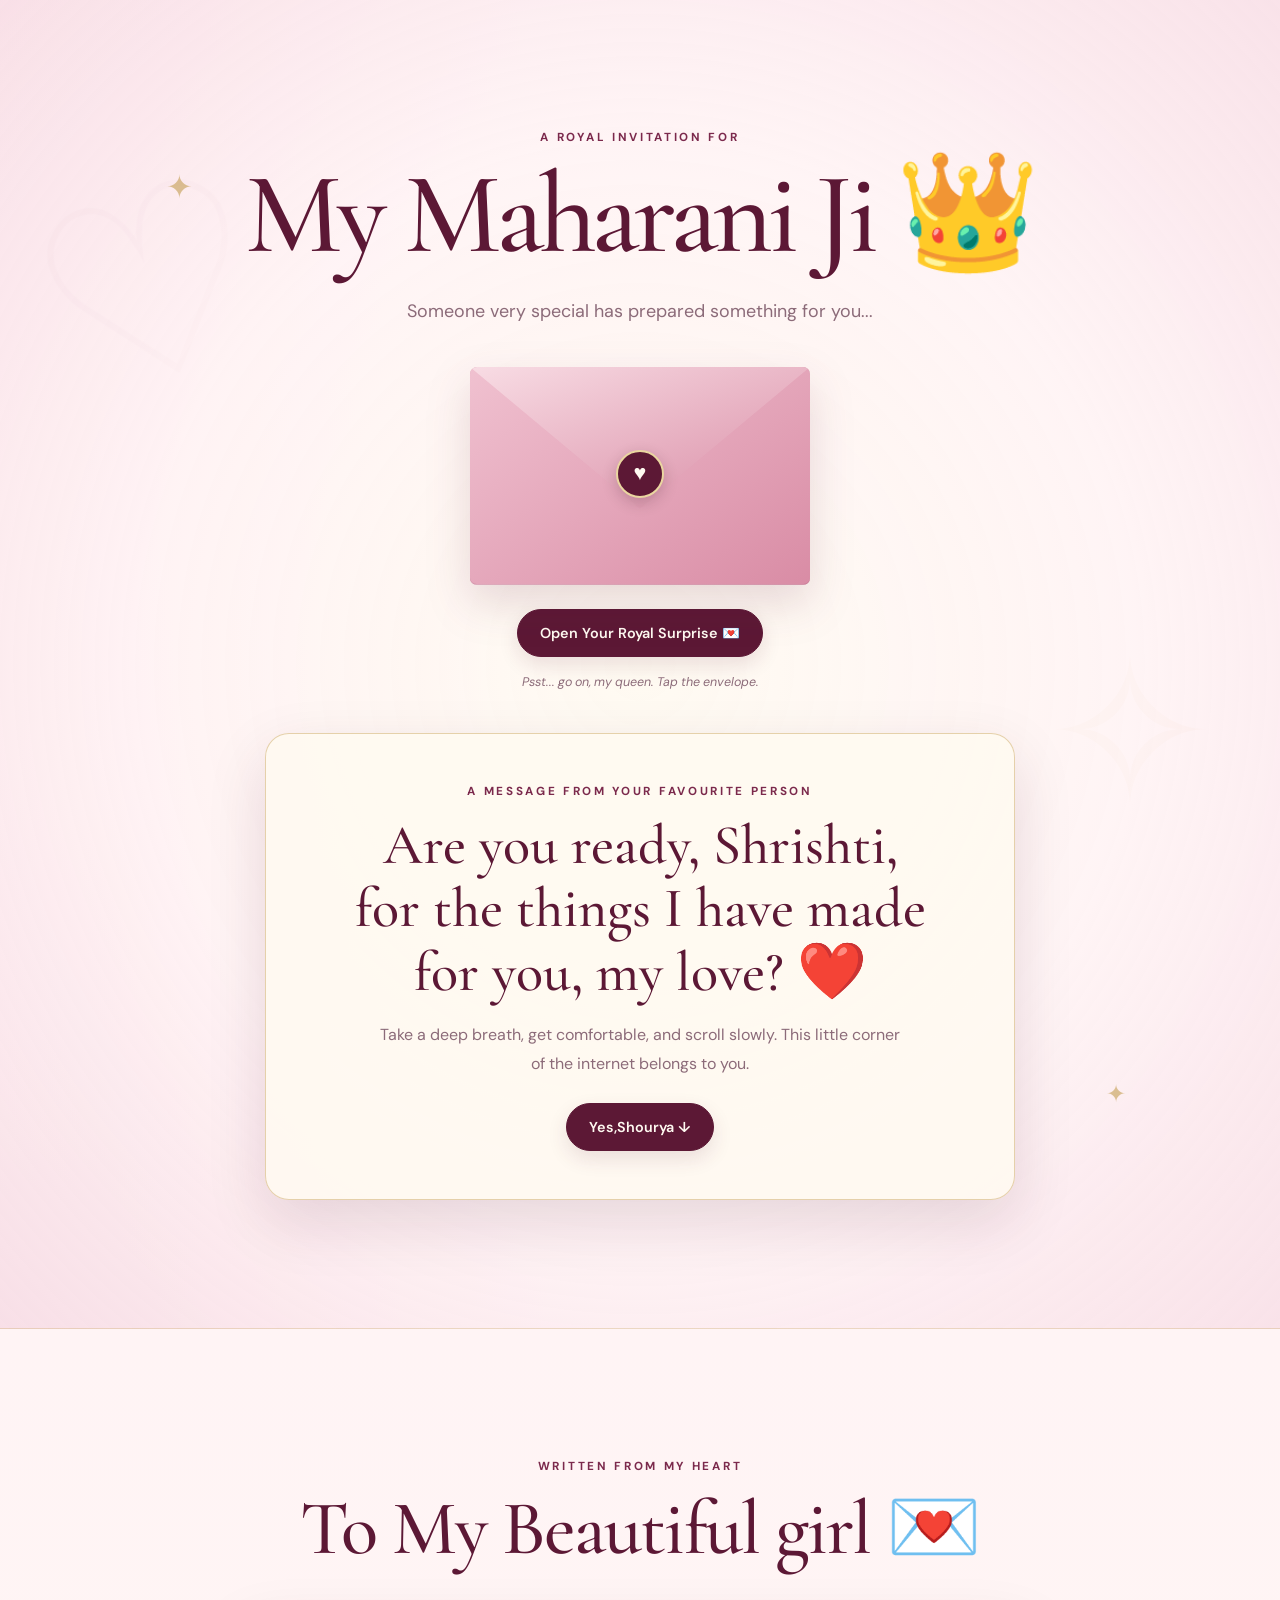
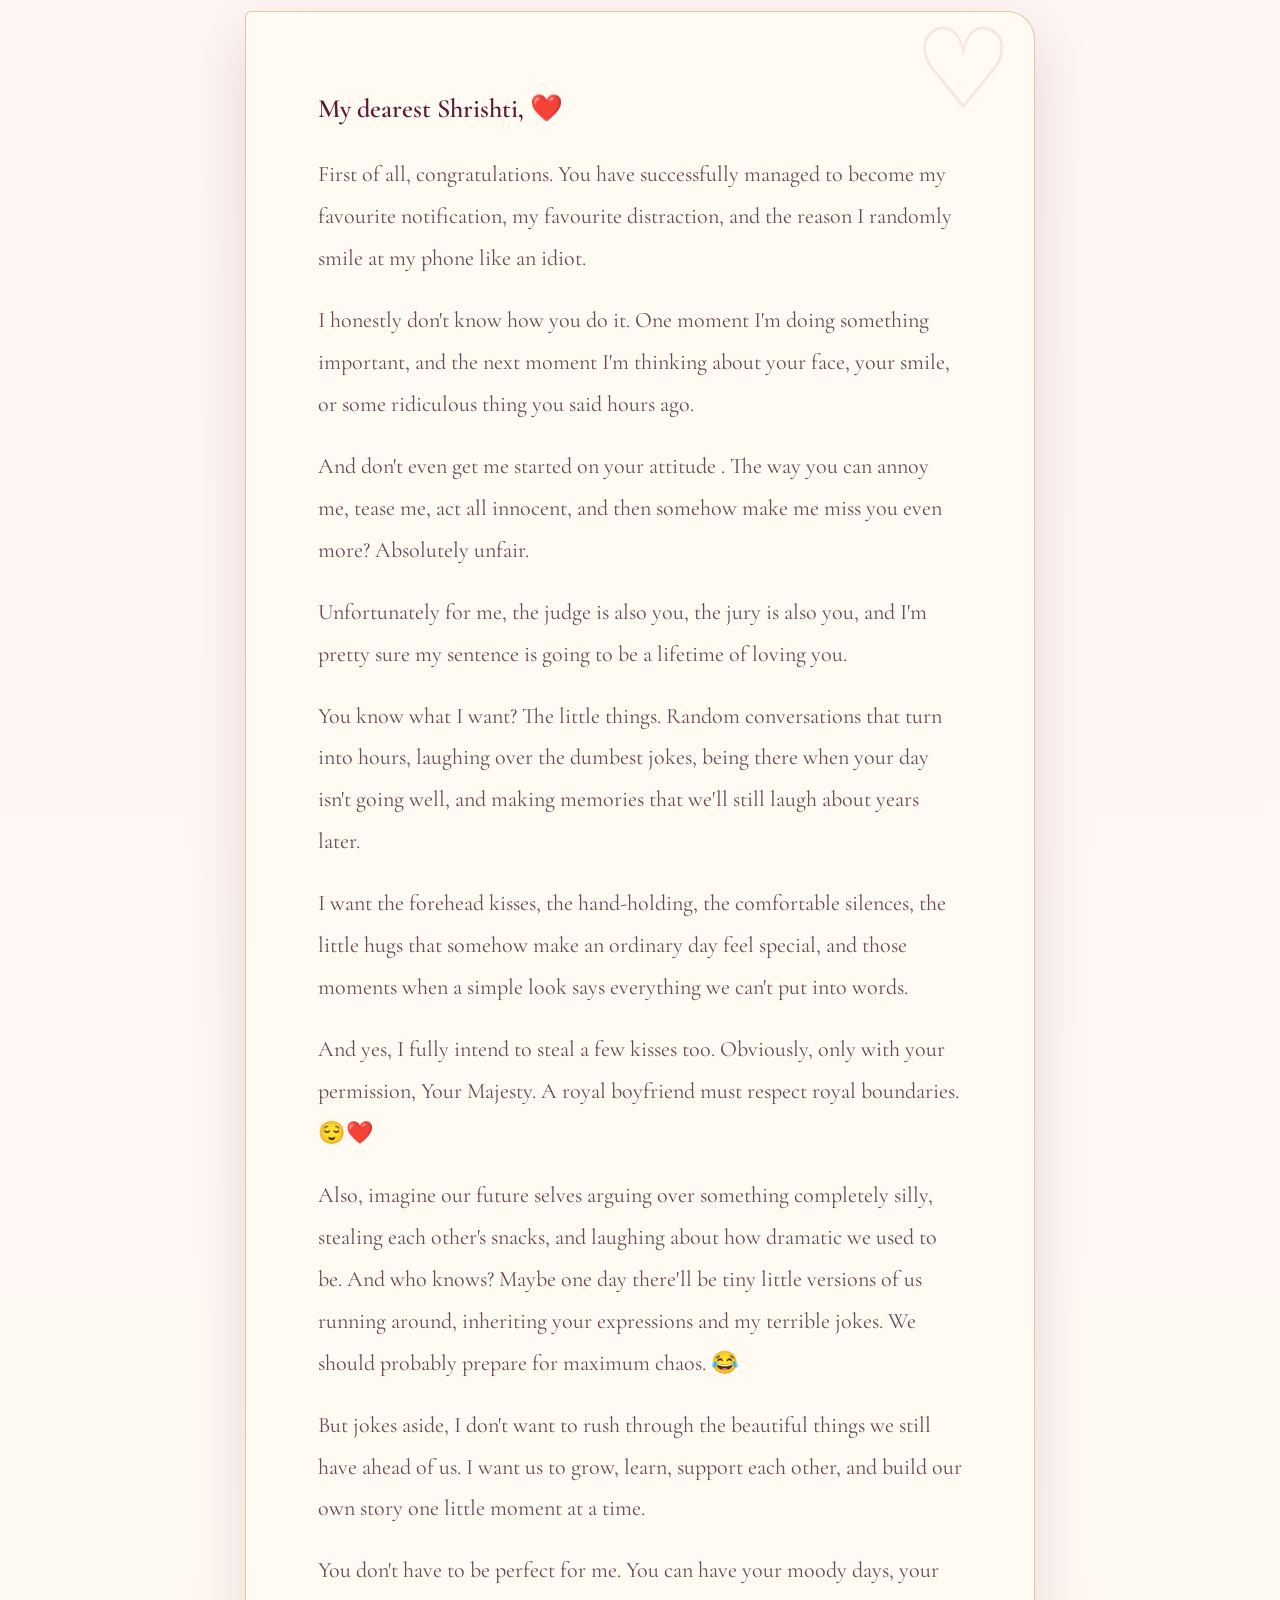
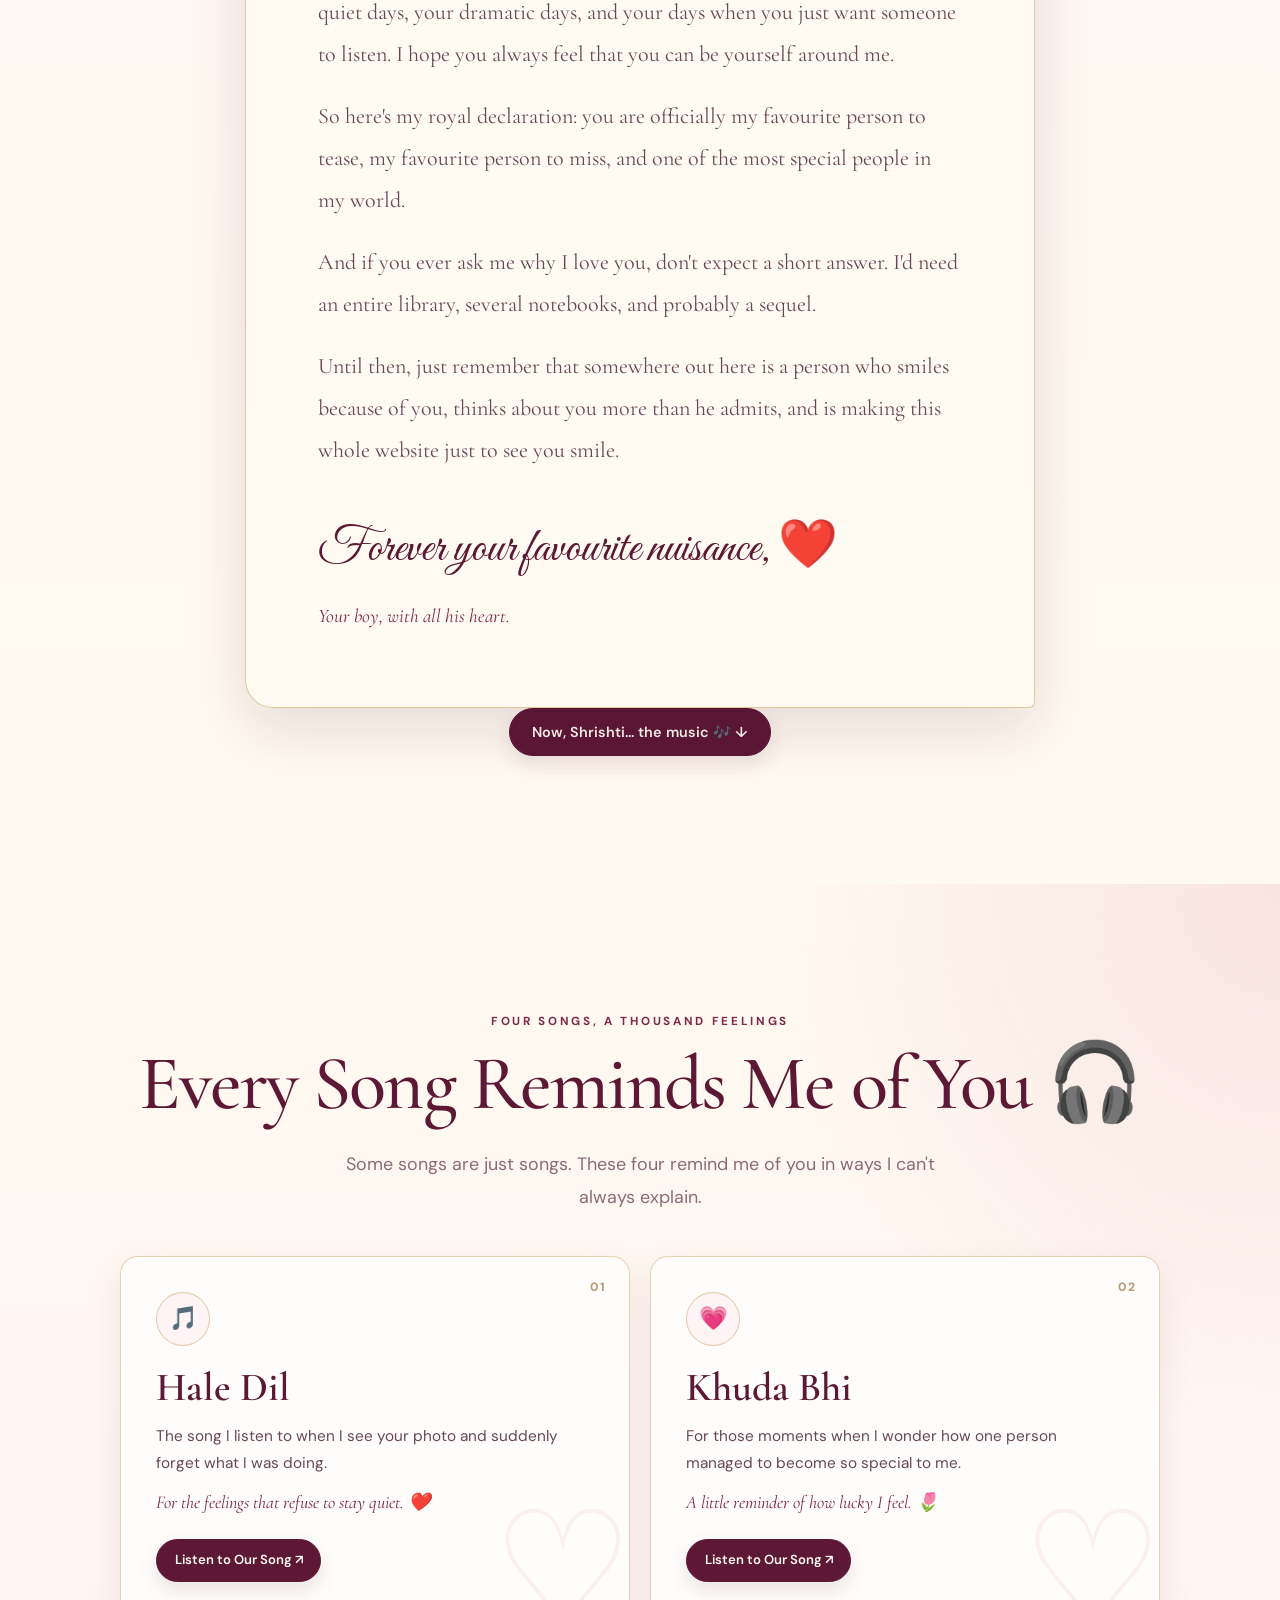
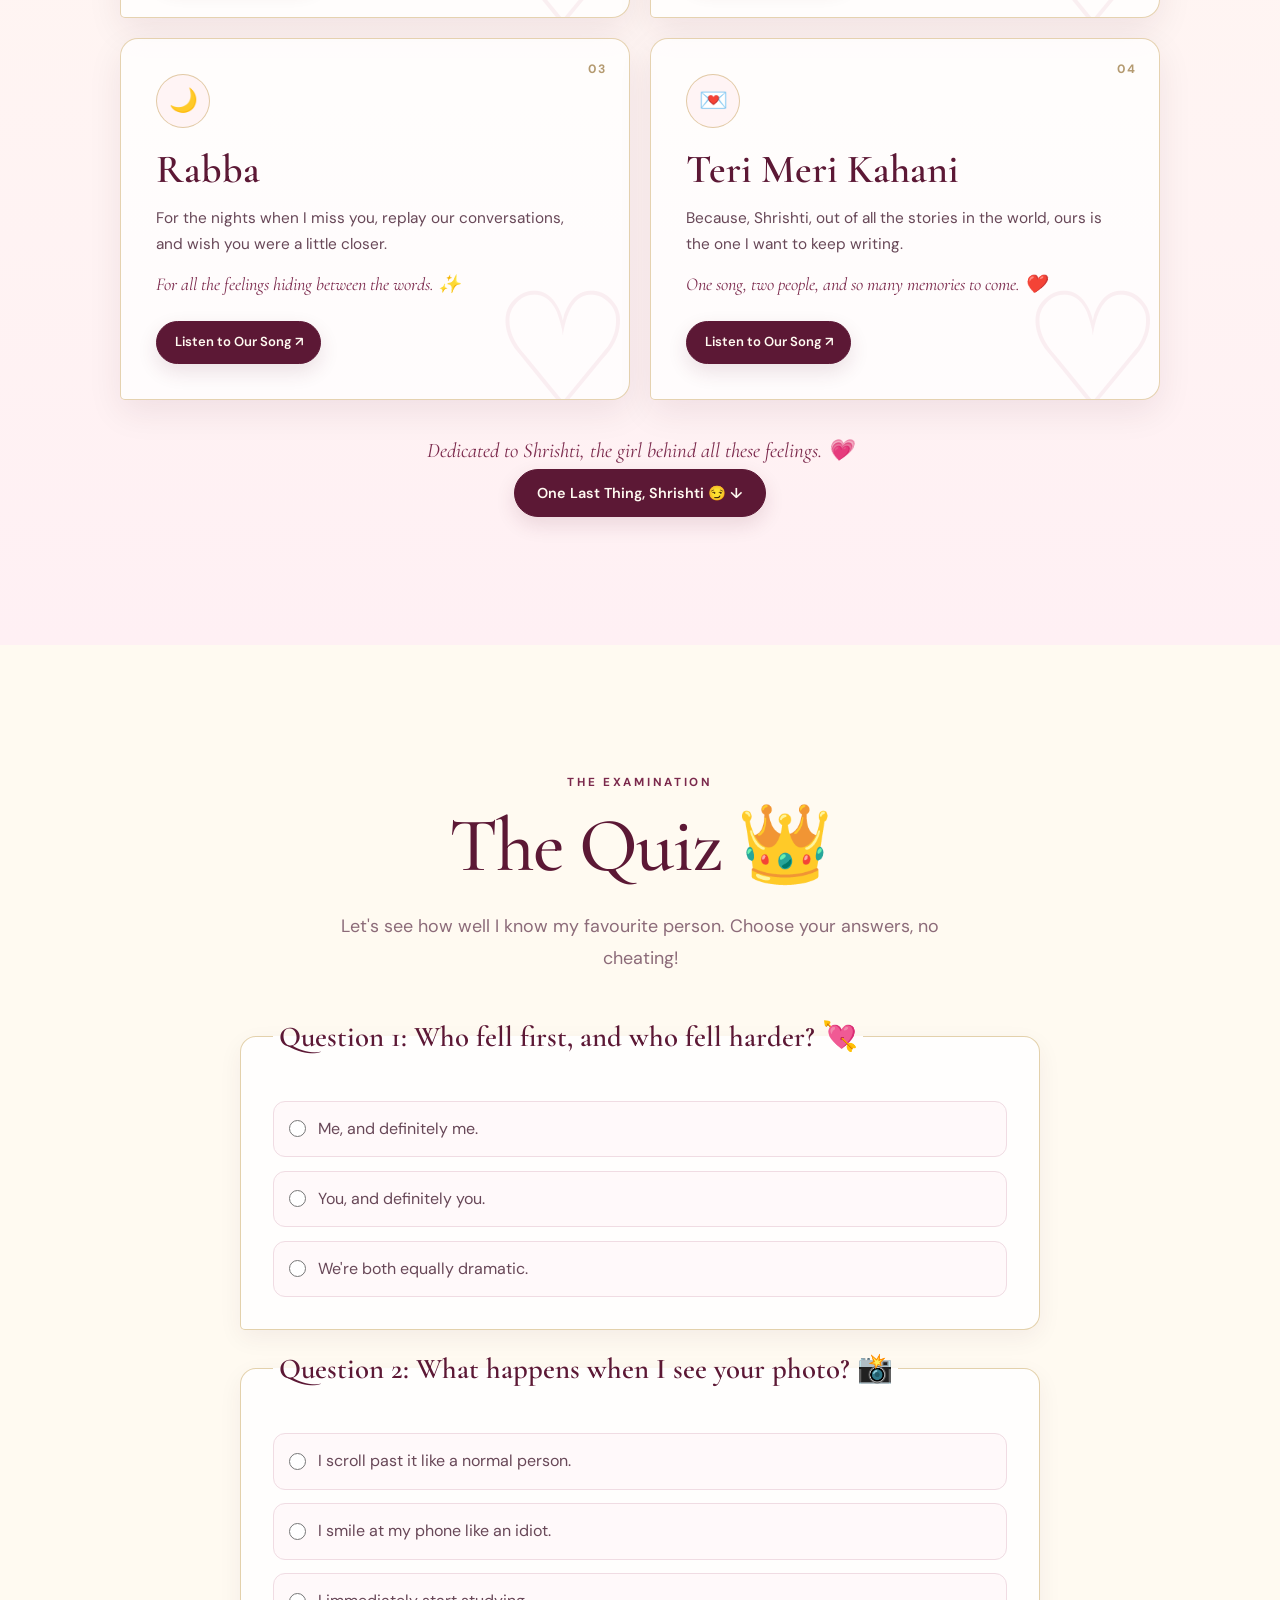
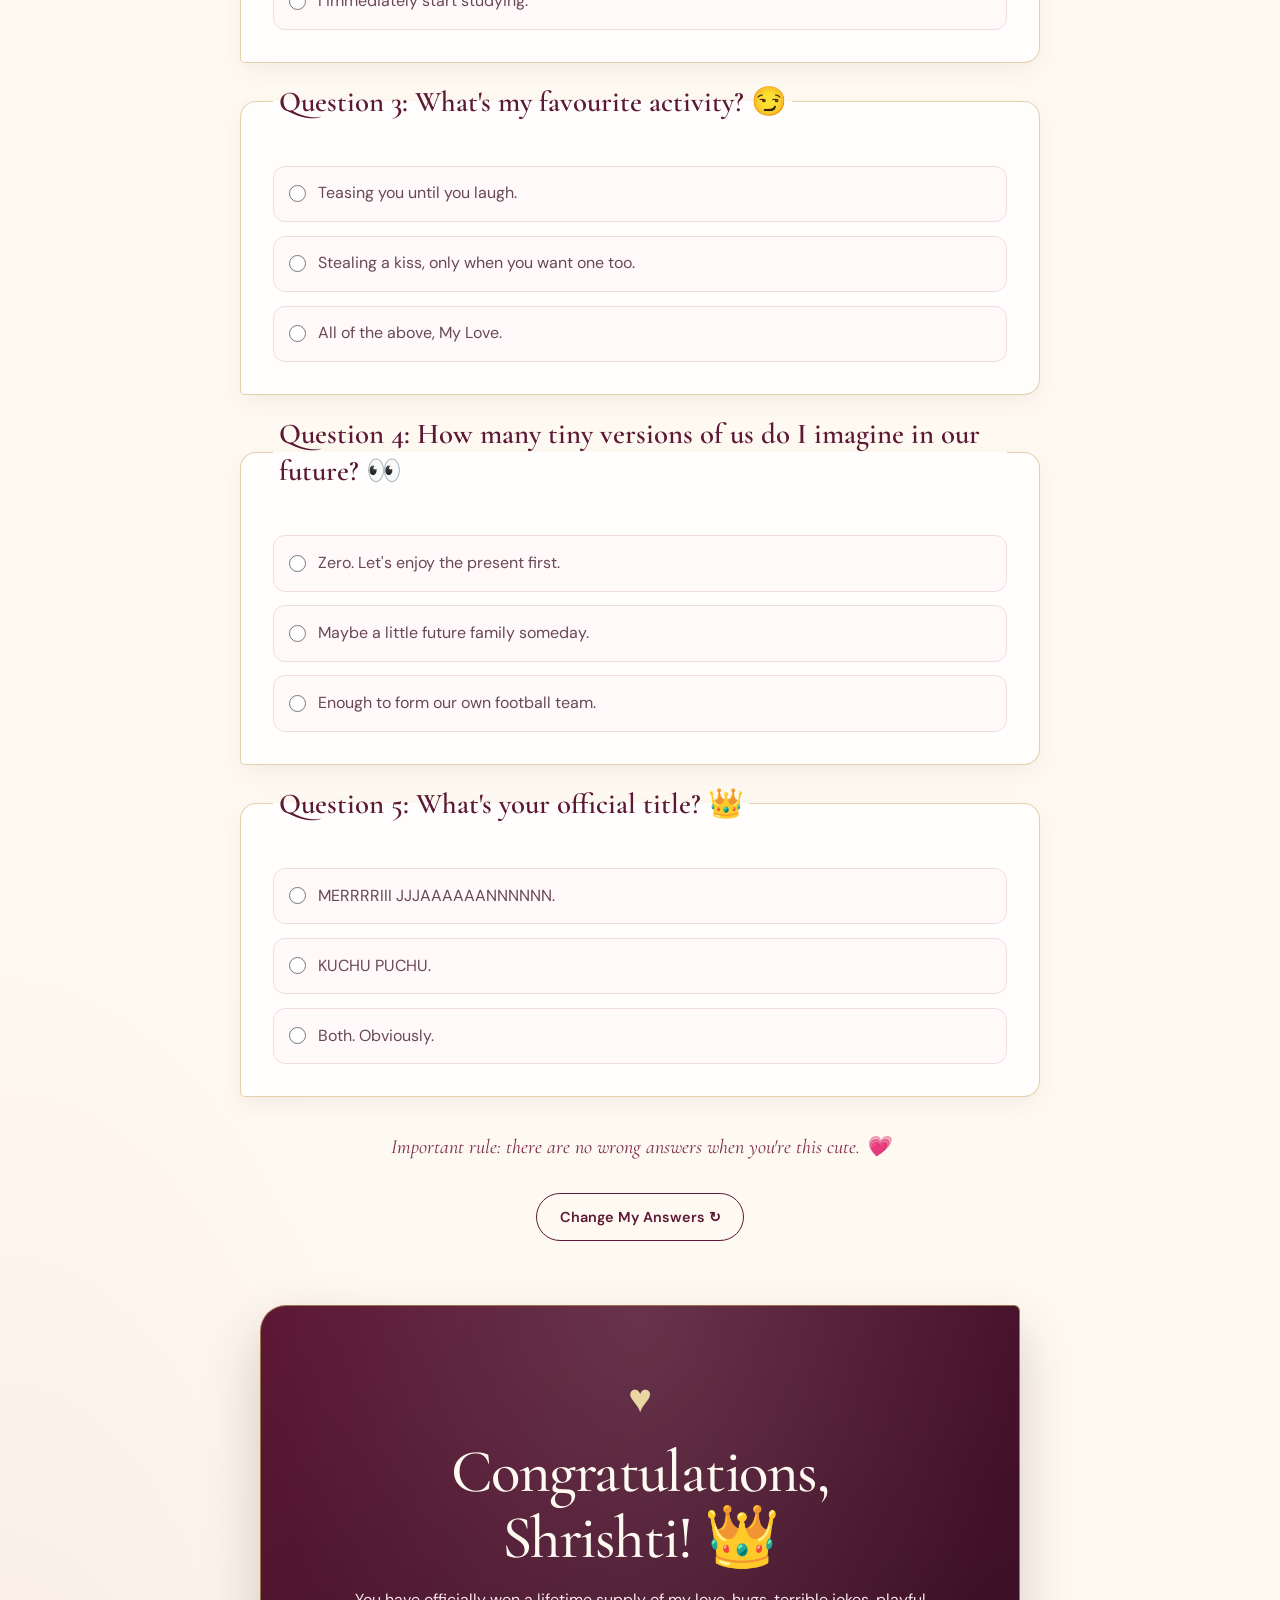
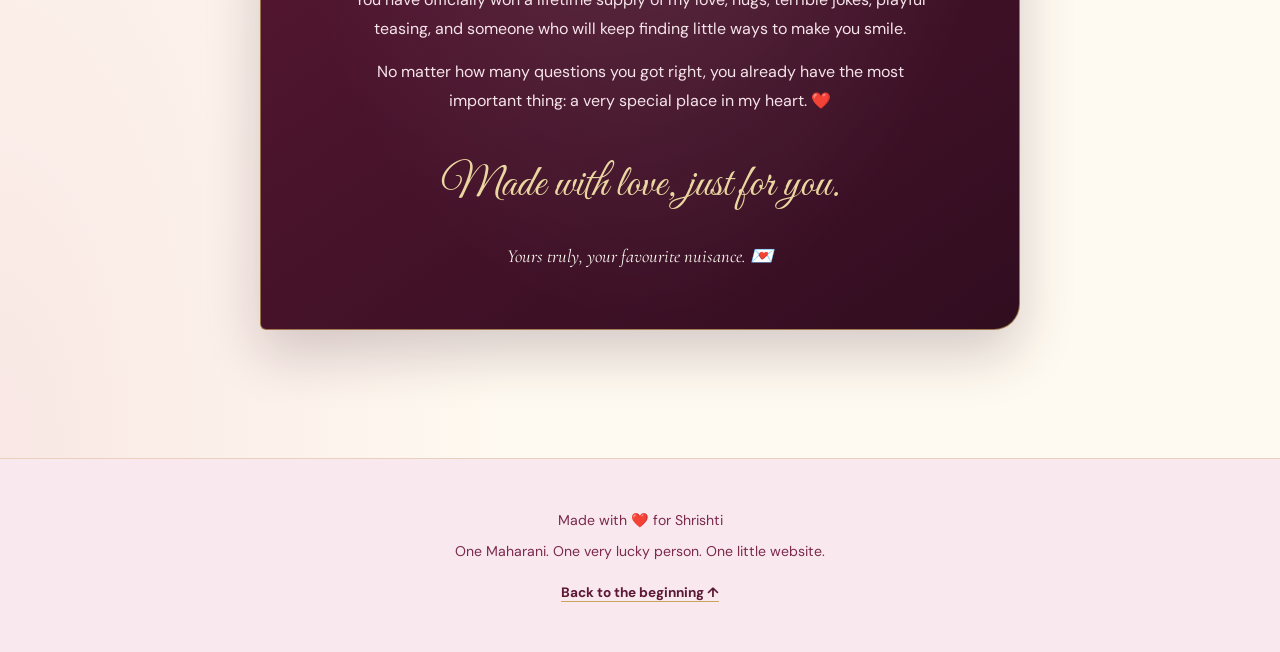
<file: index.html>
<!DOCTYPE html>
<html lang="en">
<head>
    <meta charset="UTF-8">
    <meta name="viewport" content="width=device-width, initial-scale=1.0">
    <meta name="description" content="A little surprise made with love for my Maharani Ji.">
    <title>For My Maharani Ji ❤️</title>
    <link rel="stylesheet" href="styleshrishti.css">
</head>

<body>

    <!-- ==============================
         SECTION 1: THE ROYAL ENVELOPE
    =============================== -->

    <header class="hero" id="home">

        <p class="royal-subtitle">A Royal Invitation for</p>

        <h1>My Maharani Ji 👑</h1>

        <p class="hero-description">
            Someone very special has prepared something for you...
        </p>

        <div class="envelope-container">

            <input type="checkbox" id="open-envelope" class="envelope-toggle">

            <label for="open-envelope" class="envelope">
                <div class="envelope-back"></div>

                <div class="letter-preview">
                    <p>To my favourite human,</p>
                    <p>With all my love,</p>
                    <p class="signature">Your annoying person ❤️</p>
                </div>

                <div class="envelope-flap"></div>
                <div class="envelope-front"></div>

                <span class="envelope-heart">♥</span>
            </label>

            <label for="open-envelope" class="open-envelope-button">
                Open Your Royal Surprise 💌
            </label>

            <p class="envelope-hint">
                Psst... go on, my queen. Tap the envelope.
            </p>

        </div>

        <div class="welcome-message">

            <p class="small-heading">A message from your favourite person</p>

            <h2>
                Are you ready, Shrishti, for the things I have made
                for you, my love? ❤️
            </h2>

            <p>
                Take a deep breath, get comfortable, and scroll slowly.
                This little corner of the internet belongs to you.
            </p>

            <a href="#love-letter" class="continue-button">
                Yes,Shourya ↓
            </a>

        </div>

    </header>


    <!-- ==============================
         SECTION 2: THE LOVE LETTER
    =============================== -->

    <main>

        <section class="love-letter-section" id="love-letter">

            <p class="section-label">Written from my heart</p>

            <h2>To My Beautiful girl 💌</h2>

            <article class="love-letter">

                <p>My dearest Shrishti, ❤️</p>

                <p>
                    First of all, congratulations. You have successfully
                    managed to become my favourite notification, my
                    favourite distraction, and the reason I randomly
                    smile at my phone like an idiot.
                </p>

                <p>
                    I honestly don't know how you do it. One moment I'm
                    doing something important, and the next moment I'm
                    thinking about your face, your smile, or some
                    ridiculous thing you said hours ago.
                </p>

                <p>
                    And don't even get me started on your attitude
                    . The way you can annoy me, tease me,
                    act all innocent, and then somehow make me miss you
                    even more? Absolutely unfair.
                </p>

                <p>
                    Unfortunately for me, the judge is also you, the
                    jury is also you, and I'm pretty sure my sentence
                    is going to be a lifetime of loving you.
                </p>

                <p>
                    You know what I want? The little things. Random
                    conversations that turn into hours, laughing over
                    the dumbest jokes, being there when your day isn't
                    going well, and making memories that we'll still
                    laugh about years later.
                </p>

                <p>
                    I want the forehead kisses, the hand-holding,
                    the comfortable silences, the little hugs that
                    somehow make an ordinary day feel special, and
                    those moments when a simple look says everything
                    we can't put into words.
                </p>

                <p>
                    And yes, I fully intend to steal a few kisses too.
                    Obviously, only with your permission, Your Majesty.
                    A royal boyfriend must respect royal boundaries. 😌❤️
                </p>

                <p>
                    Also, imagine our future selves arguing over
                    something completely silly, stealing each other's
                    snacks, and laughing about how dramatic we used
                    to be. And who knows? Maybe one day there'll be
                    tiny little versions of us running around,
                    inheriting your expressions and my terrible jokes.
                    We should probably prepare for maximum chaos. 😂
                </p>

                <p>
                    But jokes aside, I don't want to rush through
                    the beautiful things we still have ahead of us.
                    I want us to grow, learn, support each other,
                    and build our own story one little moment at a time.
                </p>

                <p>
                    You don't have to be perfect for me. You can have
                    your moody days, your quiet days, your dramatic
                    days, and your days when you just want someone
                    to listen. I hope you always feel that you can
                    be yourself around me.
                </p>

                <p>
                    So here's my royal declaration: you are officially
                    my favourite person to tease, my favourite person
                    to miss, and one of the most special people in my
                    world.
                </p>

                <p>
                    And if you ever ask me why I love you, don't expect
                    a short answer. I'd need an entire library, several
                    notebooks, and probably a sequel.
                </p>

                <p>
                    Until then, just remember that somewhere out here
                    is a person who smiles because of you, thinks about
                    you more than he admits, and is making this whole
                    website just to see you smile.
                </p>

                <p class="letter-ending">
                    Forever your favourite nuisance, ❤️
                </p>

                <p class="letter-signature">
                    Your boy, with all his heart.
                </p>

            </article>

            <a href="#our-songs" class="continue-button">
                Now, Shrishti... the music 🎶 ↓
            </a>

        </section>


        <!-- ==============================
             SECTION 3: SONGS FOR SHRISHTI
        =============================== -->

        <section class="songs-section" id="our-songs">

            <p class="section-label">Four songs, a thousand feelings</p>

            <h2>Every Song Reminds Me of You 🎧</h2>

            <p class="section-description">
                Some songs are just songs. These four remind me of you
                in ways I can't always explain.
            </p>


            <div class="song-grid">

                <article class="song-card song-hale-dil">

                    <span class="song-number">01</span>

                    <div class="song-icon">🎵</div>

                    <h3>Hale Dil</h3>

                    <p class="song-dedication">
                        The song I listen to when I see your photo
                        and suddenly forget what I was doing.
                    </p>

                    <p class="song-note">
                        For the feelings that refuse to stay quiet. ❤️
                    </p>

                    <a
                        href="https://open.spotify.com/search/Hale%20Dil"
                        target="_blank"
                        rel="noopener noreferrer"
                        class="song-link">
                        Listen to Our Song ↗
                    </a>

                </article>


                <article class="song-card song-khuda-bhi">

                    <span class="song-number">02</span>

                    <div class="song-icon">💗</div>

                    <h3>Khuda Bhi</h3>

                    <p class="song-dedication">
                        For those moments when I wonder how one person
                        managed to become so special to me.
                    </p>

                    <p class="song-note">
                        A little reminder of how lucky I feel. 🌷
                    </p>

                    <a
                        href="https://open.spotify.com/search/Khuda%20Bhi"
                        target="_blank"
                        rel="noopener noreferrer"
                        class="song-link">
                        Listen to Our Song ↗
                    </a>

                </article>


                <article class="song-card song-rabba">

                    <span class="song-number">03</span>

                    <div class="song-icon">🌙</div>

                    <h3>Rabba</h3>

                    <p class="song-dedication">
                        For the nights when I miss you, replay our
                        conversations, and wish you were a little closer.
                    </p>

                    <p class="song-note">
                        For all the feelings hiding between the words. ✨
                    </p>

                    <a
                        href="https://open.spotify.com/search/Rabba"
                        target="_blank"
                        rel="noopener noreferrer"
                        class="song-link">
                        Listen to Our Song ↗
                    </a>

                </article>


                <article class="song-card song-teri-meri-kahani">

                    <span class="song-number">04</span>

                    <div class="song-icon">💌</div>

                    <h3>Teri Meri Kahani</h3>

                    <p class="song-dedication">
                        Because, Shrishti, out of all the stories 
                        in the world, ours is the one I want to keep writing.
                    </p>

                    <p class="song-note">
                        One song, two people, and so many memories to come. ❤️
                    </p>

                    <a
                        href="https://open.spotify.com/search/Teri%20Meri%20Kahani"
                        target="_blank"
                        rel="noopener noreferrer"
                        class="song-link">
                        Listen to Our Song ↗
                    </a>

                </article>

            </div>

            <p class="playlist-footer">
                Dedicated to Shrishti, the girl behind all these feelings. 💗
            </p>

            <a href="#royal-quiz" class="continue-button">
                One Last Thing, Shrishti 😏 ↓
            </a>

        </section>


        <!-- ==============================
             SECTION 4: THE MAHARANI QUIZ
        =============================== -->

        <section class="quiz-section" id="royal-quiz">

            <p class="section-label">The  examination</p>

            <h2>The  Quiz 👑</h2>

            <p class="section-description">
                Let's see how well I know my favourite
                person. Choose your answers, no cheating!
            </p>


            <form class="quiz-form">

                <!-- Question 1 -->

                <fieldset class="quiz-question">

                    <legend>
                        Question 1: Who fell first, and who fell harder? 💘
                    </legend>

                    <label class="quiz-option">
                        <input type="radio" name="question1" value="a">
                        Me, and definitely me.
                    </label>

                    <label class="quiz-option">
                        <input type="radio" name="question1" value="b">
                        You, and definitely you.
                    </label>

                    <label class="quiz-option">
                        <input type="radio" name="question1" value="c">
                        We're both equally dramatic.
                    </label>

                </fieldset>


                <!-- Question 2 -->

                <fieldset class="quiz-question">

                    <legend>
                        Question 2: What happens when I see your photo? 📸
                    </legend>

                    <label class="quiz-option">
                        <input type="radio" name="question2" value="a">
                        I scroll past it like a normal person.
                    </label>

                    <label class="quiz-option">
                        <input type="radio" name="question2" value="b">
                        I smile at my phone like an idiot.
                    </label>

                    <label class="quiz-option">
                        <input type="radio" name="question2" value="c">
                        I immediately start studying.
                    </label>

                </fieldset>


                <!-- Question 3 -->

                <fieldset class="quiz-question">

                    <legend>
                        Question 3: What's my favourite  activity? 😏
                    </legend>

                    <label class="quiz-option">
                        <input type="radio" name="question3" value="a">
                        Teasing you until you laugh.
                    </label>

                    <label class="quiz-option">
                        <input type="radio" name="question3" value="b">
                        Stealing a kiss, only when you want one too.
                    </label>

                    <label class="quiz-option">
                        <input type="radio" name="question3" value="c">
                        All of the above, My Love.
                    </label>

                </fieldset>


                <!-- Question 4 -->

                <fieldset class="quiz-question">

                    <legend>
                        Question 4: How many tiny versions of us do I imagine
                        in our future? 👀
                    </legend>

                    <label class="quiz-option">
                        <input type="radio" name="question4" value="a">
                        Zero. Let's enjoy the present first.
                    </label>

                    <label class="quiz-option">
                        <input type="radio" name="question4" value="b">
                        Maybe a little future family someday.
                    </label>

                    <label class="quiz-option">
                        <input type="radio" name="question4" value="c">
                        Enough to form our own football team.
                    </label>

                </fieldset>


                <!-- Question 5 -->

                <fieldset class="quiz-question">

                    <legend>
                        Question 5: What's your official  title? 👑
                    </legend>

                    <label class="quiz-option">
                        <input type="radio" name="question5" value="a">
                        MERRRRIII JJJAAAAAANNNNNN.
                    </label>

                    <label class="quiz-option">
                        <input type="radio" name="question5" value="b">
                        KUCHU PUCHU.
                    </label>

                    <label class="quiz-option">
                        <input type="radio" name="question5" value="c">
                        Both. Obviously.
                    </label>

                </fieldset>


                <p class="quiz-warning">
                    Important  rule: there are no wrong answers
                    when you're this cute. 💗
                </p>

                <button type="reset" class="quiz-reset">
                    Change My Answers ↻
                </button>

            </form>


            <!-- Final message -->

            <div class="quiz-ending">

                <div class="ending-heart">♥</div>

                <h2>Congratulations, Shrishti! 👑</h2>

                <p>
                    You have officially won a lifetime supply of my love,
                    hugs, terrible jokes, playful teasing, and someone
                    who will keep finding little ways to make you smile.
                </p>

                <p>
                    No matter how many questions you got right, you
                    already have the most important thing:
                    a very special place in my heart. ❤️
                </p>

                <p class="final-signature">
                    Made with love, just for you.
                </p>

                <p class="final-name">
                    Yours truly, your favourite nuisance. 💌
                </p>

            </div>

        </section>

    </main>


    <!-- ==============================
         FOOTER
    =============================== -->

    <footer class="site-footer">

        <p>Made with ❤️ for Shrishti</p>

        <p>One Maharani. One very lucky person. One little website.</p>

        <a href="#home" class="back-to-top">
            Back to the beginning ↑
        </a>

    </footer>

</body>
</html>
</file>
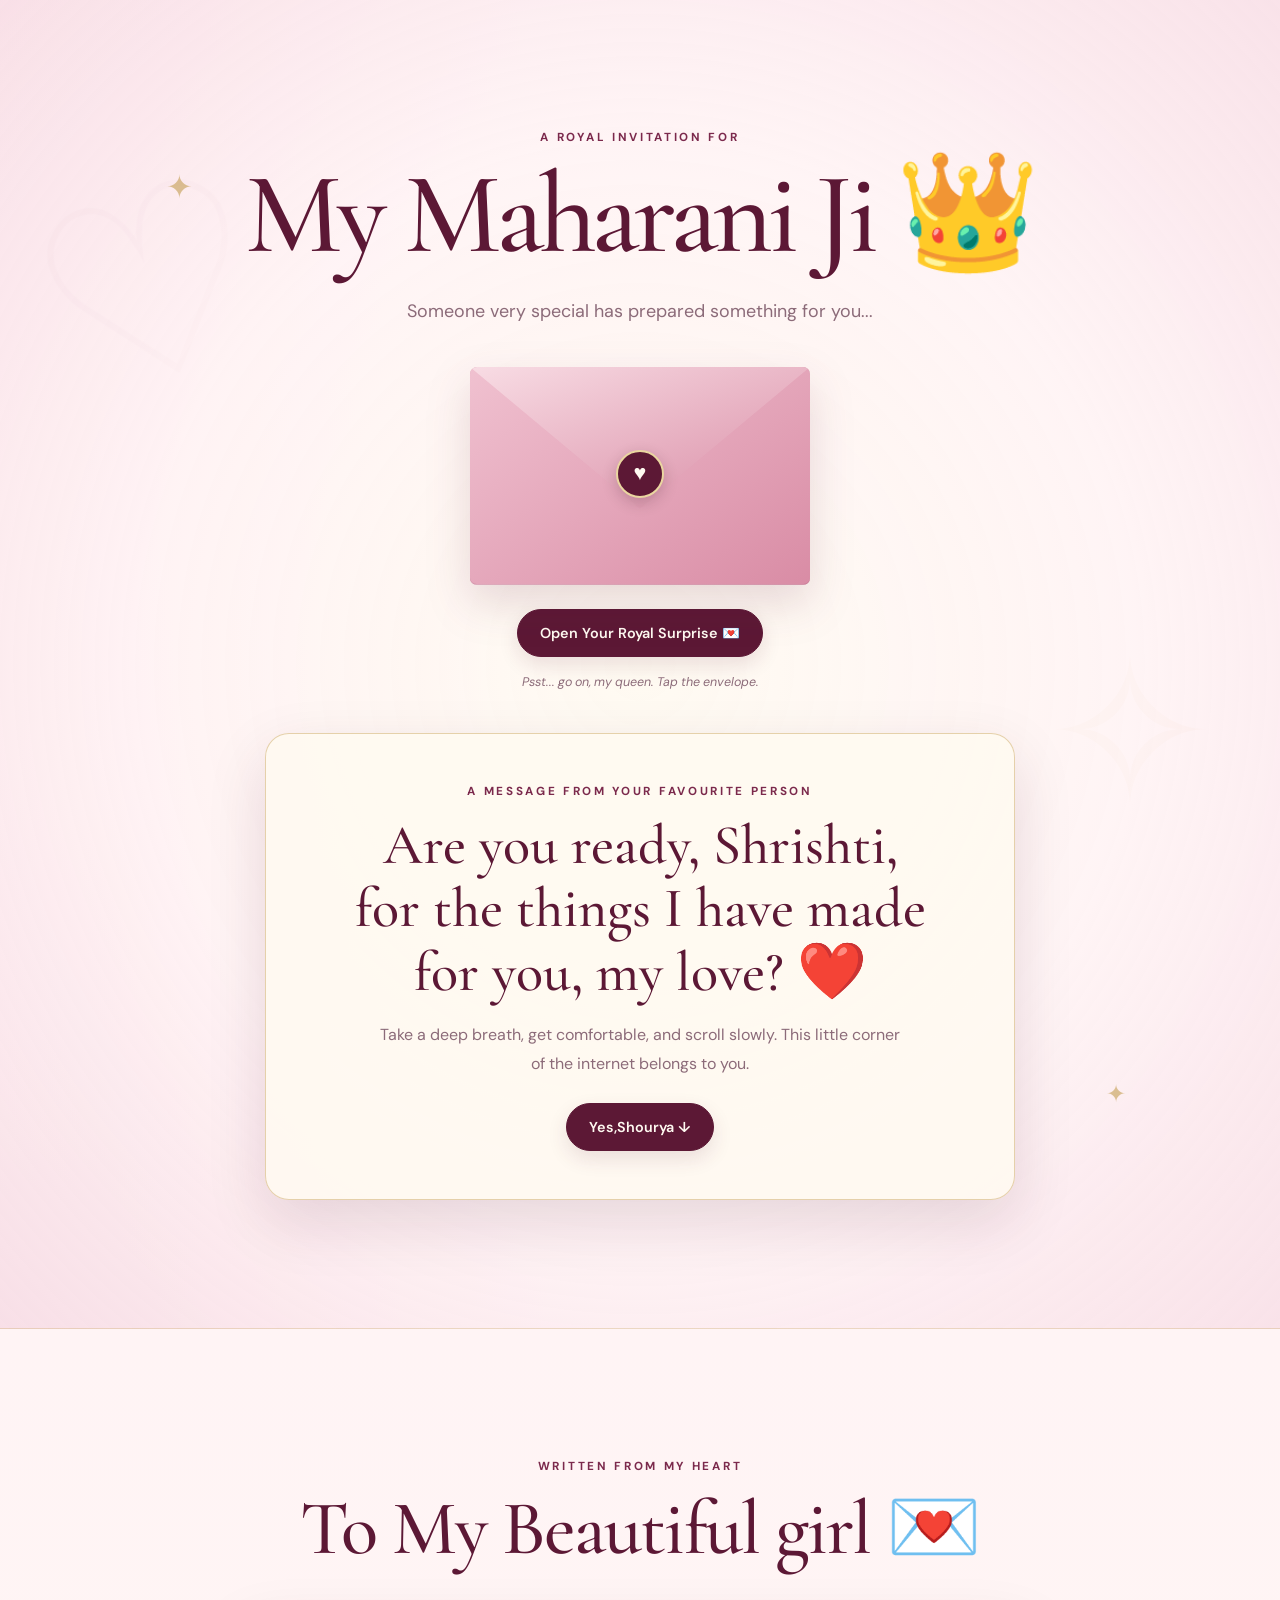
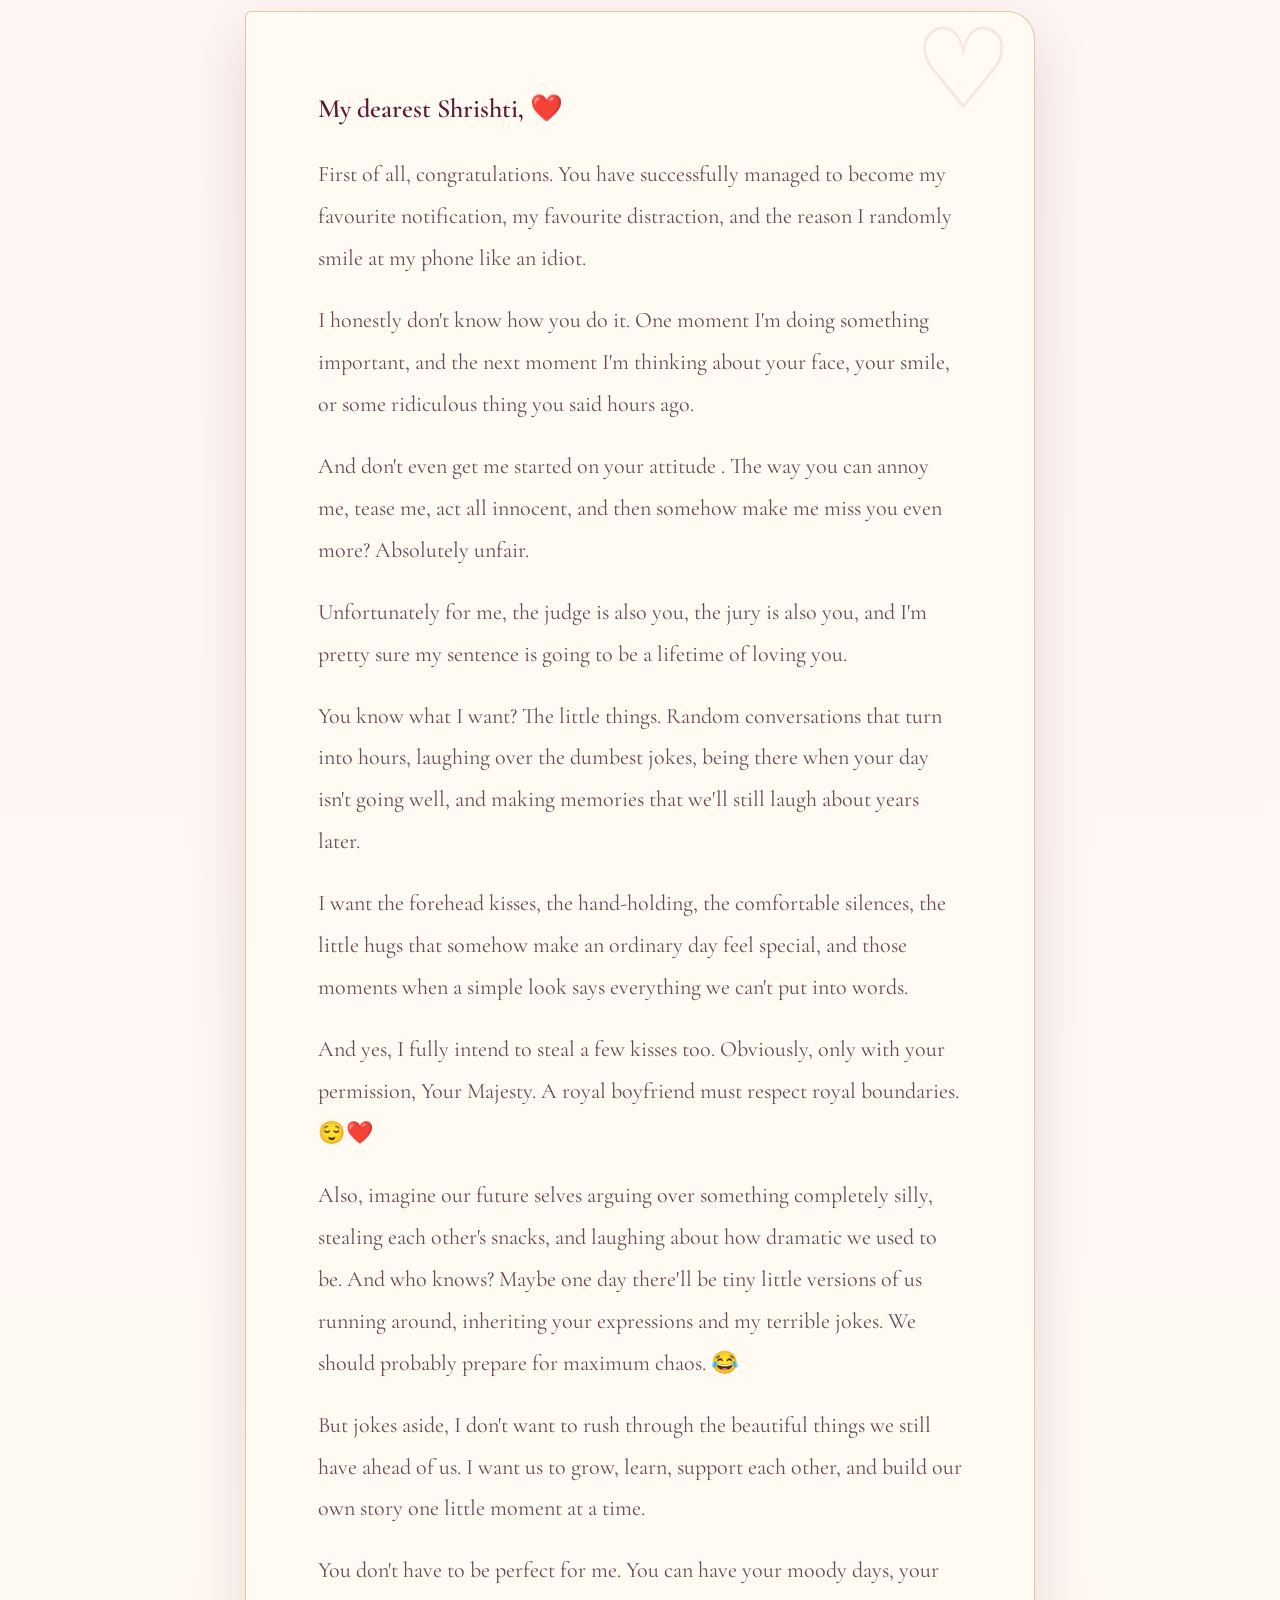
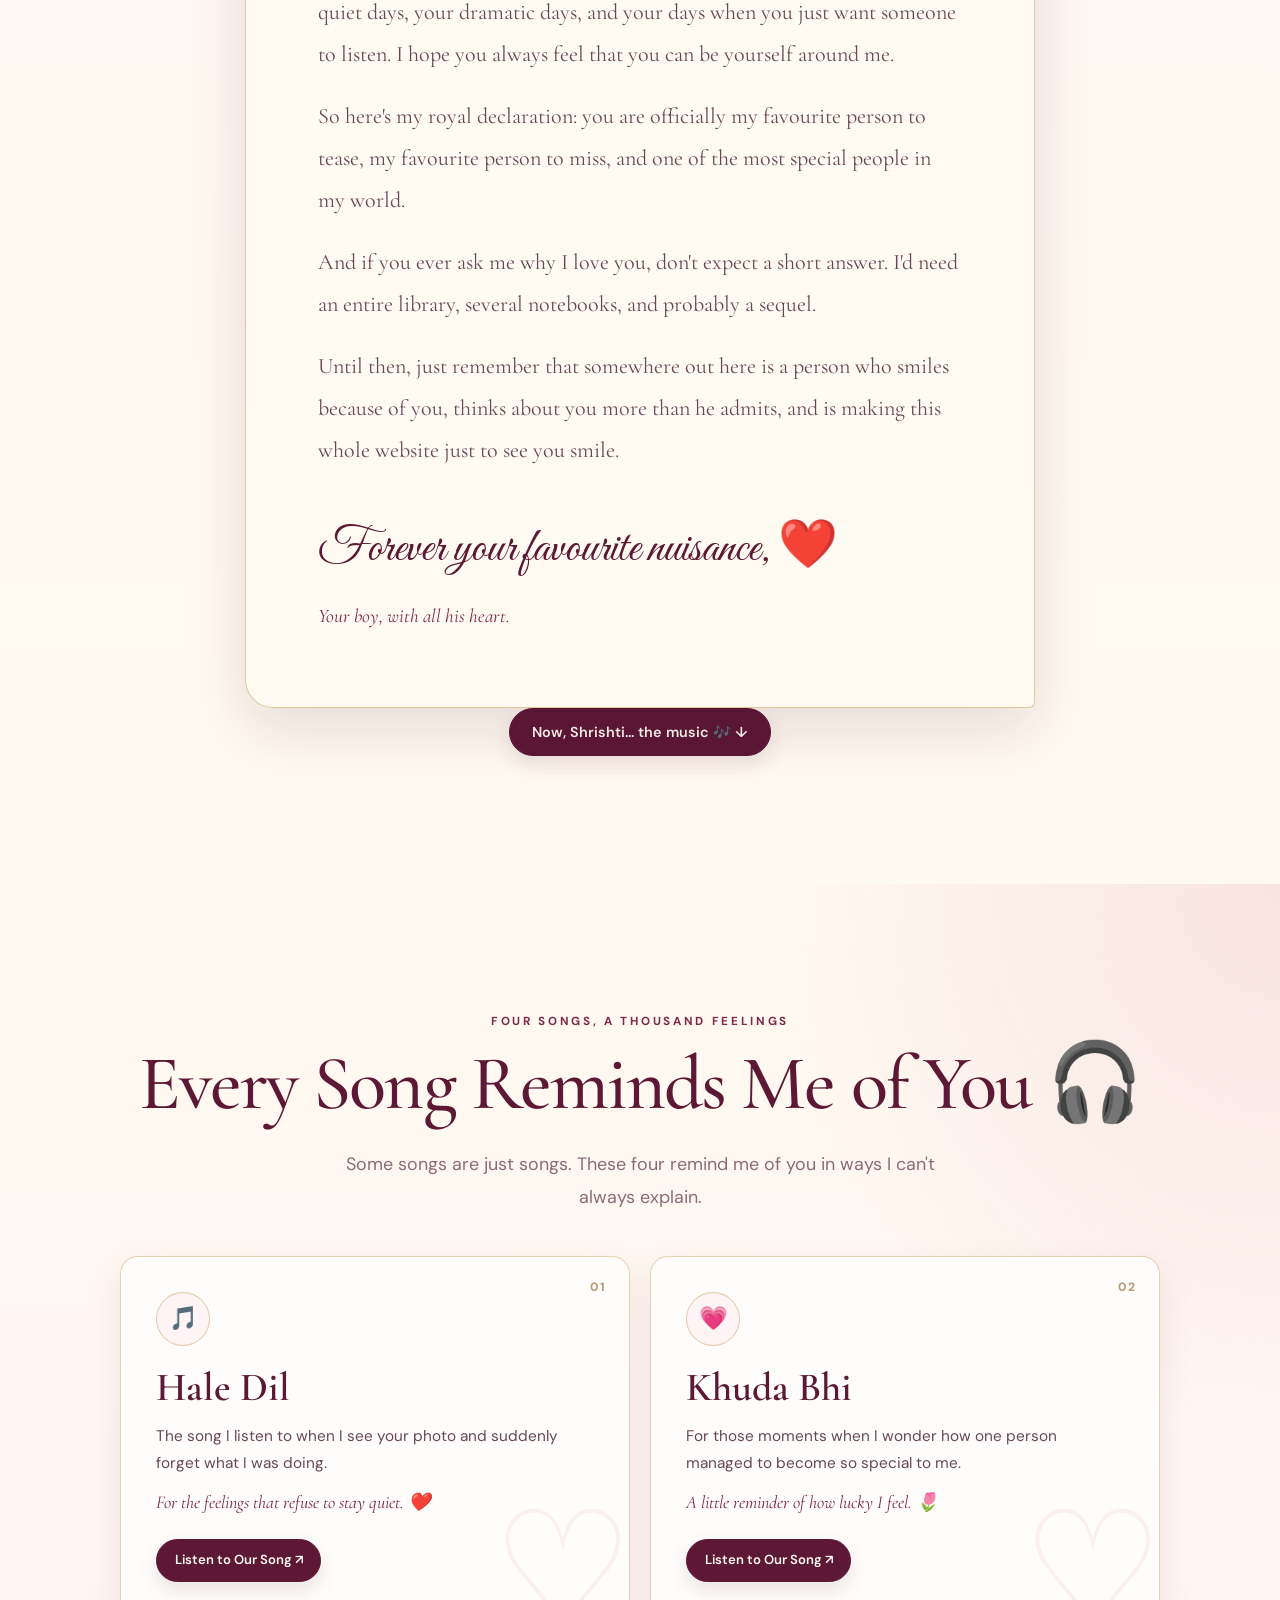
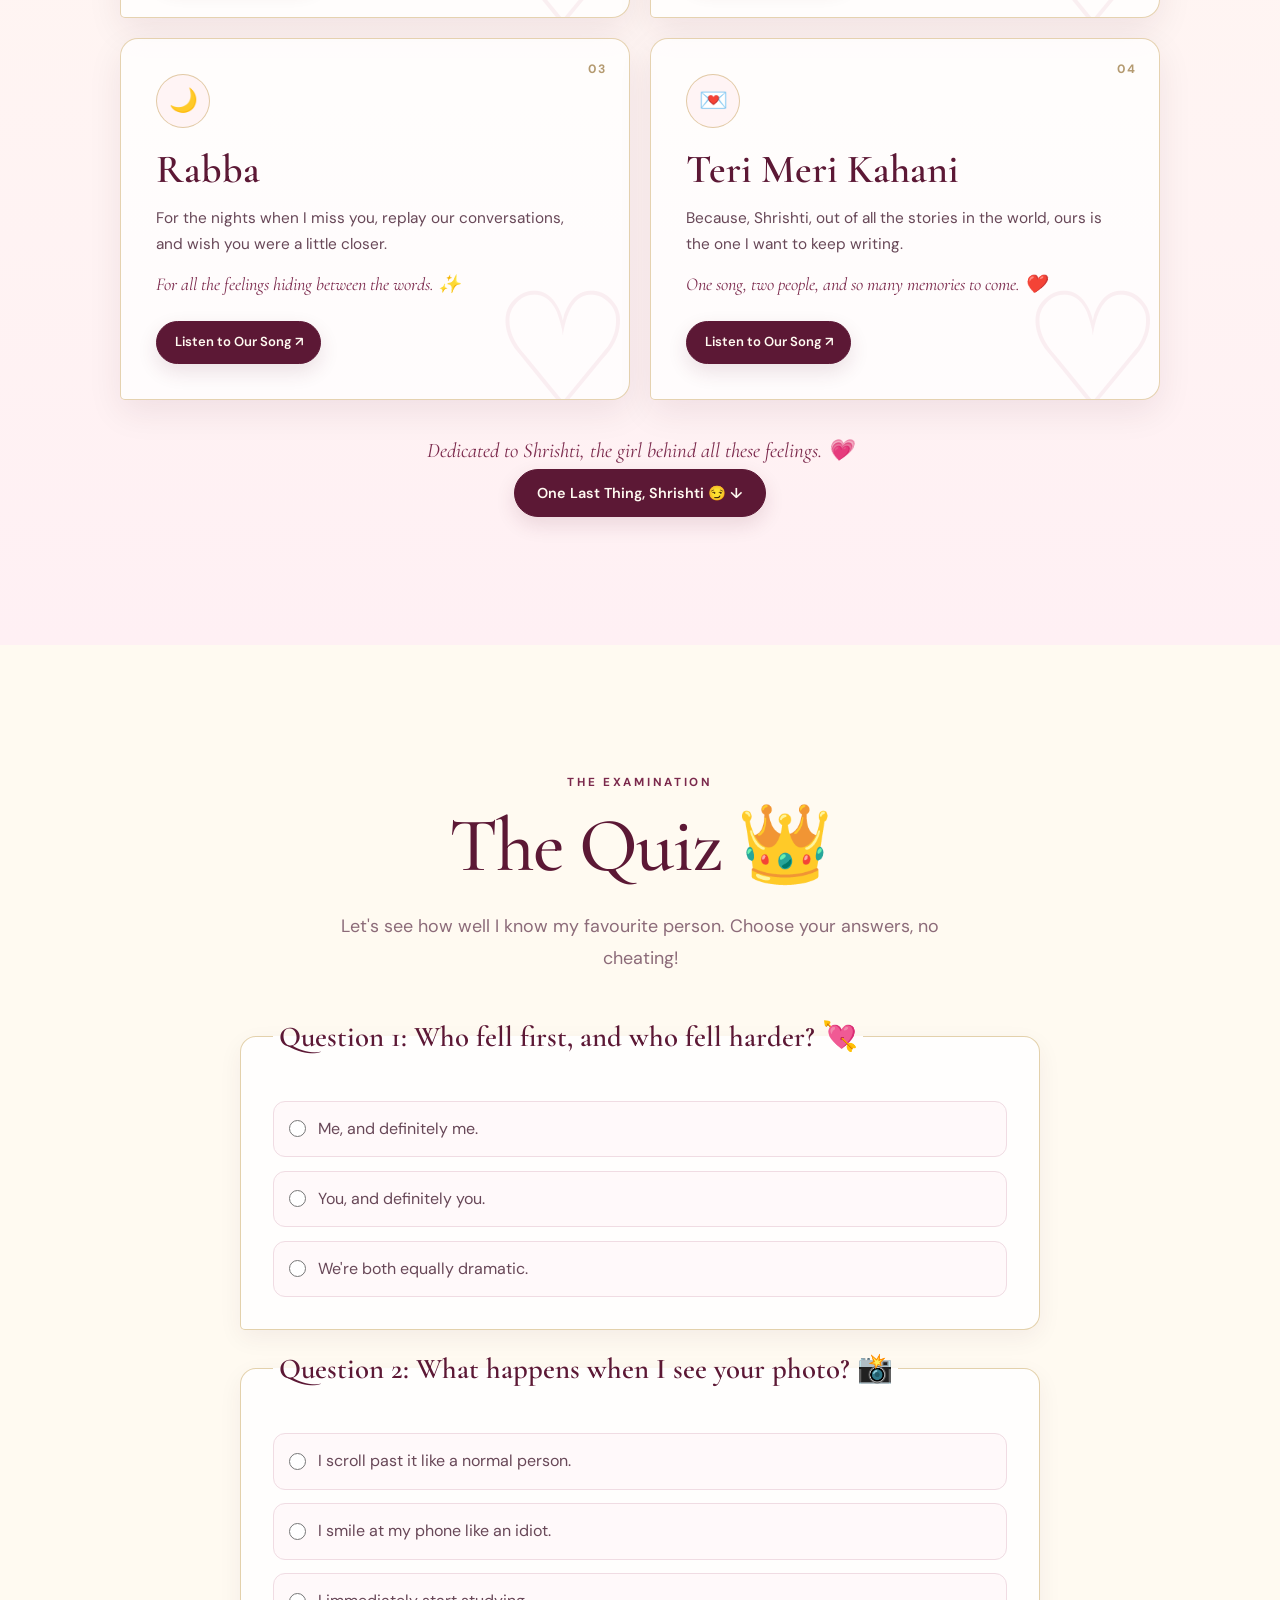
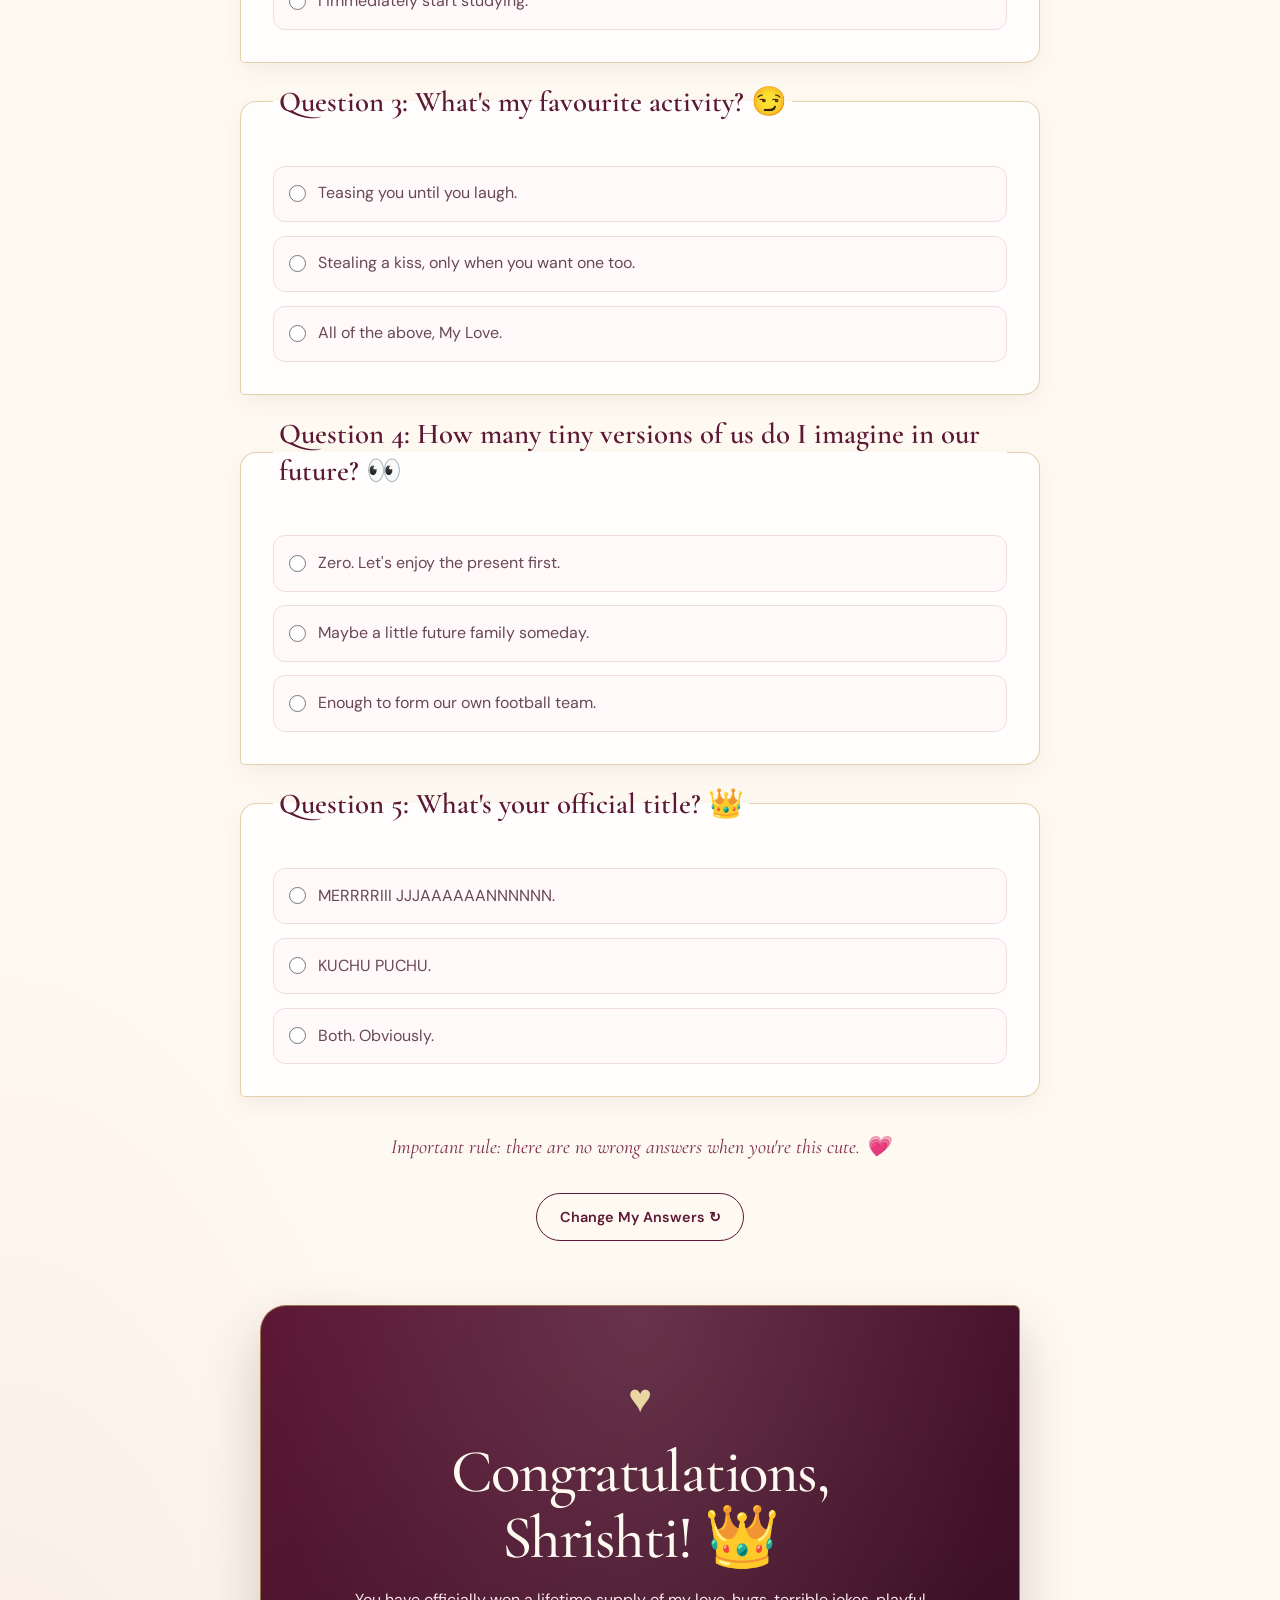
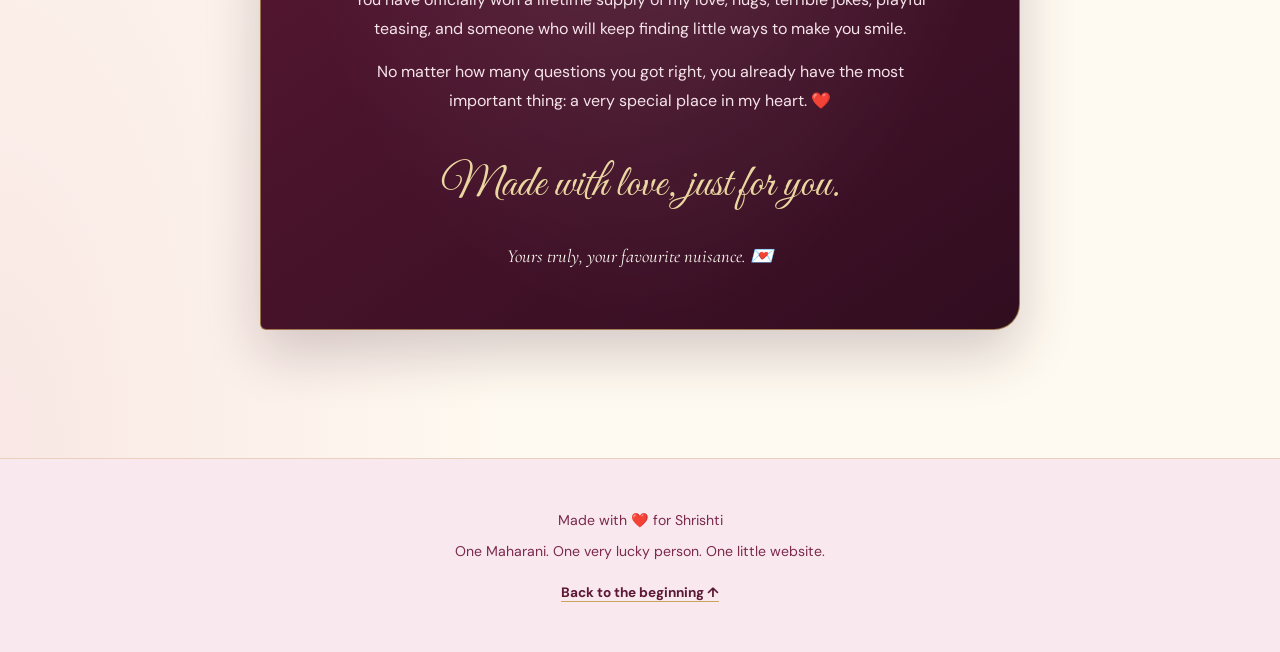
<file: shrishti.html>
<!DOCTYPE html>
<html lang="en">
<head>
    <meta charset="UTF-8">
    <meta name="viewport" content="width=device-width, initial-scale=1.0">
    <meta name="description" content="A little surprise made with love for my Maharani Ji.">
    <title>For My Maharani Ji ❤️</title>
    <link rel="stylesheet" href="styleshrishti.css">
</head>

<body>

    <!-- ==============================
         SECTION 1: THE ROYAL ENVELOPE
    =============================== -->

    <header class="hero" id="home">

        <p class="royal-subtitle">A Royal Invitation for</p>

        <h1>My Maharani Ji 👑</h1>

        <p class="hero-description">
            Someone very special has prepared something for you...
        </p>

        <div class="envelope-container">

            <input type="checkbox" id="open-envelope" class="envelope-toggle">

            <label for="open-envelope" class="envelope">
                <div class="envelope-back"></div>

                <div class="letter-preview">
                    <p>To my favourite human,</p>
                    <p>With all my love,</p>
                    <p class="signature">Your annoying person ❤️</p>
                </div>

                <div class="envelope-flap"></div>
                <div class="envelope-front"></div>

                <span class="envelope-heart">♥</span>
            </label>

            <label for="open-envelope" class="open-envelope-button">
                Open Your Royal Surprise 💌
            </label>

            <p class="envelope-hint">
                Psst... go on, my queen. Tap the envelope.
            </p>

        </div>

        <div class="welcome-message">

            <p class="small-heading">A message from your favourite person</p>

            <h2>
                Are you ready, Shrishti, for the things I have made
                for you, my love? ❤️
            </h2>

            <p>
                Take a deep breath, get comfortable, and scroll slowly.
                This little corner of the internet belongs to you.
            </p>

            <a href="#love-letter" class="continue-button">
                Yes,Shourya ↓
            </a>

        </div>

    </header>


    <!-- ==============================
         SECTION 2: THE LOVE LETTER
    =============================== -->

    <main>

        <section class="love-letter-section" id="love-letter">

            <p class="section-label">Written from my heart</p>

            <h2>To My Beautiful girl 💌</h2>

            <article class="love-letter">

                <p>My dearest Shrishti, ❤️</p>

                <p>
                    First of all, congratulations. You have successfully
                    managed to become my favourite notification, my
                    favourite distraction, and the reason I randomly
                    smile at my phone like an idiot.
                </p>

                <p>
                    I honestly don't know how you do it. One moment I'm
                    doing something important, and the next moment I'm
                    thinking about your face, your smile, or some
                    ridiculous thing you said hours ago.
                </p>

                <p>
                    And don't even get me started on your attitude
                    . The way you can annoy me, tease me,
                    act all innocent, and then somehow make me miss you
                    even more? Absolutely unfair.
                </p>

                <p>
                    Unfortunately for me, the judge is also you, the
                    jury is also you, and I'm pretty sure my sentence
                    is going to be a lifetime of loving you.
                </p>

                <p>
                    You know what I want? The little things. Random
                    conversations that turn into hours, laughing over
                    the dumbest jokes, being there when your day isn't
                    going well, and making memories that we'll still
                    laugh about years later.
                </p>

                <p>
                    I want the forehead kisses, the hand-holding,
                    the comfortable silences, the little hugs that
                    somehow make an ordinary day feel special, and
                    those moments when a simple look says everything
                    we can't put into words.
                </p>

                <p>
                    And yes, I fully intend to steal a few kisses too.
                    Obviously, only with your permission, Your Majesty.
                    A royal boyfriend must respect royal boundaries. 😌❤️
                </p>

                <p>
                    Also, imagine our future selves arguing over
                    something completely silly, stealing each other's
                    snacks, and laughing about how dramatic we used
                    to be. And who knows? Maybe one day there'll be
                    tiny little versions of us running around,
                    inheriting your expressions and my terrible jokes.
                    We should probably prepare for maximum chaos. 😂
                </p>

                <p>
                    But jokes aside, I don't want to rush through
                    the beautiful things we still have ahead of us.
                    I want us to grow, learn, support each other,
                    and build our own story one little moment at a time.
                </p>

                <p>
                    You don't have to be perfect for me. You can have
                    your moody days, your quiet days, your dramatic
                    days, and your days when you just want someone
                    to listen. I hope you always feel that you can
                    be yourself around me.
                </p>

                <p>
                    So here's my royal declaration: you are officially
                    my favourite person to tease, my favourite person
                    to miss, and one of the most special people in my
                    world.
                </p>

                <p>
                    And if you ever ask me why I love you, don't expect
                    a short answer. I'd need an entire library, several
                    notebooks, and probably a sequel.
                </p>

                <p>
                    Until then, just remember that somewhere out here
                    is a person who smiles because of you, thinks about
                    you more than he admits, and is making this whole
                    website just to see you smile.
                </p>

                <p class="letter-ending">
                    Forever your favourite nuisance, ❤️
                </p>

                <p class="letter-signature">
                    Your boy, with all his heart.
                </p>

            </article>

            <a href="#our-songs" class="continue-button">
                Now, Shrishti... the music 🎶 ↓
            </a>

        </section>


        <!-- ==============================
             SECTION 3: SONGS FOR SHRISHTI
        =============================== -->

        <section class="songs-section" id="our-songs">

            <p class="section-label">Four songs, a thousand feelings</p>

            <h2>Every Song Reminds Me of You 🎧</h2>

            <p class="section-description">
                Some songs are just songs. These four remind me of you
                in ways I can't always explain.
            </p>


            <div class="song-grid">

                <article class="song-card song-hale-dil">

                    <span class="song-number">01</span>

                    <div class="song-icon">🎵</div>

                    <h3>Hale Dil</h3>

                    <p class="song-dedication">
                        The song I listen to when I see your photo
                        and suddenly forget what I was doing.
                    </p>

                    <p class="song-note">
                        For the feelings that refuse to stay quiet. ❤️
                    </p>

                    <a
                        href="https://open.spotify.com/search/Hale%20Dil"
                        target="_blank"
                        rel="noopener noreferrer"
                        class="song-link">
                        Listen to Our Song ↗
                    </a>

                </article>


                <article class="song-card song-khuda-bhi">

                    <span class="song-number">02</span>

                    <div class="song-icon">💗</div>

                    <h3>Khuda Bhi</h3>

                    <p class="song-dedication">
                        For those moments when I wonder how one person
                        managed to become so special to me.
                    </p>

                    <p class="song-note">
                        A little reminder of how lucky I feel. 🌷
                    </p>

                    <a
                        href="https://open.spotify.com/search/Khuda%20Bhi"
                        target="_blank"
                        rel="noopener noreferrer"
                        class="song-link">
                        Listen to Our Song ↗
                    </a>

                </article>


                <article class="song-card song-rabba">

                    <span class="song-number">03</span>

                    <div class="song-icon">🌙</div>

                    <h3>Rabba</h3>

                    <p class="song-dedication">
                        For the nights when I miss you, replay our
                        conversations, and wish you were a little closer.
                    </p>

                    <p class="song-note">
                        For all the feelings hiding between the words. ✨
                    </p>

                    <a
                        href="https://open.spotify.com/search/Rabba"
                        target="_blank"
                        rel="noopener noreferrer"
                        class="song-link">
                        Listen to Our Song ↗
                    </a>

                </article>


                <article class="song-card song-teri-meri-kahani">

                    <span class="song-number">04</span>

                    <div class="song-icon">💌</div>

                    <h3>Teri Meri Kahani</h3>

                    <p class="song-dedication">
                        Because, Shrishti, out of all the stories 
                        in the world, ours is the one I want to keep writing.
                    </p>

                    <p class="song-note">
                        One song, two people, and so many memories to come. ❤️
                    </p>

                    <a
                        href="https://open.spotify.com/search/Teri%20Meri%20Kahani"
                        target="_blank"
                        rel="noopener noreferrer"
                        class="song-link">
                        Listen to Our Song ↗
                    </a>

                </article>

            </div>

            <p class="playlist-footer">
                Dedicated to Shrishti, the girl behind all these feelings. 💗
            </p>

            <a href="#royal-quiz" class="continue-button">
                One Last Thing, Shrishti 😏 ↓
            </a>

        </section>


        <!-- ==============================
             SECTION 4: THE MAHARANI QUIZ
        =============================== -->

        <section class="quiz-section" id="royal-quiz">

            <p class="section-label">The  examination</p>

            <h2>The  Quiz 👑</h2>

            <p class="section-description">
                Let's see how well I know my favourite
                person. Choose your answers, no cheating!
            </p>


            <form class="quiz-form">

                <!-- Question 1 -->

                <fieldset class="quiz-question">

                    <legend>
                        Question 1: Who fell first, and who fell harder? 💘
                    </legend>

                    <label class="quiz-option">
                        <input type="radio" name="question1" value="a">
                        Me, and definitely me.
                    </label>

                    <label class="quiz-option">
                        <input type="radio" name="question1" value="b">
                        You, and definitely you.
                    </label>

                    <label class="quiz-option">
                        <input type="radio" name="question1" value="c">
                        We're both equally dramatic.
                    </label>

                </fieldset>


                <!-- Question 2 -->

                <fieldset class="quiz-question">

                    <legend>
                        Question 2: What happens when I see your photo? 📸
                    </legend>

                    <label class="quiz-option">
                        <input type="radio" name="question2" value="a">
                        I scroll past it like a normal person.
                    </label>

                    <label class="quiz-option">
                        <input type="radio" name="question2" value="b">
                        I smile at my phone like an idiot.
                    </label>

                    <label class="quiz-option">
                        <input type="radio" name="question2" value="c">
                        I immediately start studying.
                    </label>

                </fieldset>


                <!-- Question 3 -->

                <fieldset class="quiz-question">

                    <legend>
                        Question 3: What's my favourite  activity? 😏
                    </legend>

                    <label class="quiz-option">
                        <input type="radio" name="question3" value="a">
                        Teasing you until you laugh.
                    </label>

                    <label class="quiz-option">
                        <input type="radio" name="question3" value="b">
                        Stealing a kiss, only when you want one too.
                    </label>

                    <label class="quiz-option">
                        <input type="radio" name="question3" value="c">
                        All of the above, My Love.
                    </label>

                </fieldset>


                <!-- Question 4 -->

                <fieldset class="quiz-question">

                    <legend>
                        Question 4: How many tiny versions of us do I imagine
                        in our future? 👀
                    </legend>

                    <label class="quiz-option">
                        <input type="radio" name="question4" value="a">
                        Zero. Let's enjoy the present first.
                    </label>

                    <label class="quiz-option">
                        <input type="radio" name="question4" value="b">
                        Maybe a little future family someday.
                    </label>

                    <label class="quiz-option">
                        <input type="radio" name="question4" value="c">
                        Enough to form our own football team.
                    </label>

                </fieldset>


                <!-- Question 5 -->

                <fieldset class="quiz-question">

                    <legend>
                        Question 5: What's your official  title? 👑
                    </legend>

                    <label class="quiz-option">
                        <input type="radio" name="question5" value="a">
                        MERRRRIII JJJAAAAAANNNNNN.
                    </label>

                    <label class="quiz-option">
                        <input type="radio" name="question5" value="b">
                        KUCHU PUCHU.
                    </label>

                    <label class="quiz-option">
                        <input type="radio" name="question5" value="c">
                        Both. Obviously.
                    </label>

                </fieldset>


                <p class="quiz-warning">
                    Important  rule: there are no wrong answers
                    when you're this cute. 💗
                </p>

                <button type="reset" class="quiz-reset">
                    Change My Answers ↻
                </button>

            </form>


            <!-- Final message -->

            <div class="quiz-ending">

                <div class="ending-heart">♥</div>

                <h2>Congratulations, Shrishti! 👑</h2>

                <p>
                    You have officially won a lifetime supply of my love,
                    hugs, terrible jokes, playful teasing, and someone
                    who will keep finding little ways to make you smile.
                </p>

                <p>
                    No matter how many questions you got right, you
                    already have the most important thing:
                    a very special place in my heart. ❤️
                </p>

                <p class="final-signature">
                    Made with love, just for you.
                </p>

                <p class="final-name">
                    Yours truly, your favourite nuisance. 💌
                </p>

            </div>

        </section>

    </main>


    <!-- ==============================
         FOOTER
    =============================== -->

    <footer class="site-footer">

        <p>Made with ❤️ for Shrishti</p>

        <p>One Maharani. One very lucky person. One little website.</p>

        <a href="#home" class="back-to-top">
            Back to the beginning ↑
        </a>

    </footer>

</body>
</html>
</file>
<file: styleshrishti.css>
/* =========================================
   FOR MY MAHARANI JI ❤️
   File: styleshrishti.css
   HTML + CSS only — No JavaScript
========================================= */

@import url('https://fonts.googleapis.com/css2?family=Cormorant+Garamond:wght@400;500;600;700&family=DM+Sans:wght@400;500;600;700&family=Great+Vibes&display=swap');

:root {
    --wine: #5c1835;
    --wine-dark: #310d20;
    --wine-soft: #7b294c;
    --rose: #d98ca5;
    --rose-light: #f7dce5;
    --blush: #fff4f5;
    --cream: #fffaf1;
    --gold: #c8a45d;
    --gold-light: #ead6a0;
    --ink: #422434;
    --muted: #8c6b79;
    --white: #ffffff;

    --shadow: 0 22px 60px rgba(67, 18, 43, 0.13);
    --serif: 'Cormorant Garamond', Georgia, serif;
    --sans: 'DM Sans', Arial, sans-serif;
    --script: 'Great Vibes', cursive;
}

/* RESET */

* {
    box-sizing: border-box;
}

html {
    scroll-behavior: smooth;
    scroll-padding-top: 24px;
}

body {
    margin: 0;
    color: var(--ink);
    background:
        radial-gradient(
            ellipse at 8% 12%,
            rgba(232, 178, 195, 0.23),
            transparent 28rem
        ),
        radial-gradient(
            ellipse at 92% 38%,
            rgba(200, 164, 93, 0.12),
            transparent 25rem
        ),
        var(--blush);
    font-family: var(--sans);
    line-height: 1.8;
    overflow-x: hidden;
}

body::before {
    content: "♡";
    position: fixed;
    z-index: -1;
    left: 3%;
    top: 18%;
    color: rgba(185, 91, 125, 0.12);
    font-size: clamp(8rem, 20vw, 18rem);
    line-height: 1;
    transform: rotate(-18deg);
    pointer-events: none;
}

body::after {
    content: "✧";
    position: fixed;
    z-index: -1;
    right: 5%;
    bottom: 7%;
    color: rgba(200, 164, 93, 0.22);
    font-size: clamp(7rem, 16vw, 14rem);
    line-height: 1;
    pointer-events: none;
}

::selection {
    color: var(--white);
    background: var(--wine-soft);
}

a {
    color: inherit;
}

a:focus-visible,
label:focus-visible,
button:focus-visible,
input:focus-visible {
    outline: 3px solid var(--gold);
    outline-offset: 4px;
}

/* MAIN SECTION LAYOUT */

.hero,
.love-letter-section,
.songs-section,
.quiz-section {
    position: relative;
    padding: clamp(5rem, 10vw, 9rem) 1.25rem;
}

/* =========================================
   1. ROYAL LANDING PAGE
========================================= */

.hero {
    min-height: 100svh;
    display: flex;
    flex-direction: column;
    align-items: center;
    justify-content: center;
    text-align: center;
    overflow: hidden;
    isolation: isolate;

    background:
        radial-gradient(
            ellipse at center,
            rgba(255, 250, 241, 0.96),
            rgba(255, 244, 245, 0.88) 55%,
            rgba(247, 220, 229, 0.76)
        );

    border-bottom: 1px solid rgba(200, 164, 93, 0.32);
}

.hero::before,
.hero::after {
    content: "✦";
    position: absolute;
    color: var(--gold);
    opacity: 0.65;
    animation: twinkle 3.8s ease-in-out infinite;
    pointer-events: none;
}

.hero::before {
    top: 12%;
    left: 13%;
    font-size: 2rem;
}

.hero::after {
    right: 12%;
    bottom: 16%;
    font-size: 1.5rem;
    animation-delay: 1.4s;
}

.royal-subtitle,
.section-label,
.small-heading {
    margin: 0 0 0.8rem;
    color: var(--wine-soft);
    font-size: 0.73rem;
    font-weight: 700;
    letter-spacing: 0.23em;
    line-height: 1.6;
    text-transform: uppercase;
}

.hero h1 {
    margin: 0;
    color: var(--wine);
    font-family: var(--serif);
    font-size: clamp(3.4rem, 9vw, 7.5rem);
    font-weight: 500;
    letter-spacing: -0.045em;
    line-height: 0.98;
    text-wrap: balance;
}

.hero-description,
.section-description {
    max-width: 620px;
    margin: 1.4rem auto 0;
    color: var(--muted);
    font-size: clamp(0.98rem, 2vw, 1.12rem);
}

/* =========================================
   2. ENVELOPE
========================================= */

.envelope-container {
    width: min(100%, 410px);
    margin: 2.5rem auto 0;
    perspective: 1000px;
}

.envelope-toggle {
    position: absolute;
    width: 1px;
    height: 1px;
    opacity: 0;
    overflow: hidden;
}

.envelope {
    position: relative;
    display: block;
    width: min(100%, 340px);
    height: 218px;
    margin: 0 auto;
    cursor: pointer;
    transform-style: preserve-3d;
    filter: drop-shadow(
        0 18px 22px rgba(92, 24, 53, 0.15)
    );
    animation: envelopeFloat 4s ease-in-out infinite;
}

.envelope-back,
.envelope-front,
.envelope-flap,
.letter-preview {
    position: absolute;
    inset: 0;
    border-radius: 7px;
}

.envelope-back {
    z-index: 1;
    background: linear-gradient(
        145deg,
        #f2c9d6,
        #e5a9bd
    );
    border: 1px solid rgba(92, 24, 53, 0.12);
}

.letter-preview {
    z-index: 2;
    inset: 12px 15px 10px;
    height: 194px;
    padding: 1rem 1rem 0.6rem;
    background: var(--cream);
    border: 1px solid rgba(200, 164, 93, 0.6);
    color: var(--wine);
    font-family: var(--serif);
    font-size: 1.05rem;
    line-height: 1.45;
    text-align: left;

    transition:
        transform 850ms cubic-bezier(.2, .75, .2, 1);
}

.letter-preview p {
    margin: 0.35rem 0;
}

.letter-preview .signature {
    margin-top: 0.75rem;
    color: var(--wine-soft);
    font-family: var(--script);
    font-size: 1.7rem;
    text-align: right;
}

.envelope-front {
    z-index: 3;
    background: linear-gradient(
        145deg,
        #f0c1d0,
        #d98ca5
    );
    clip-path: polygon(
        0 0,
        50% 58%,
        100% 0,
        100% 100%,
        0 100%
    );
    border-bottom: 1px solid rgba(92, 24, 53, 0.13);
}

.envelope-flap {
    z-index: 4;
    inset: 0 0 auto;
    height: 65%;
    background: linear-gradient(
        160deg,
        #f8dce4,
        #d98ca5
    );
    clip-path: polygon(
        0 0,
        100% 0,
        50% 100%
    );
    transform-origin: top center;

    transition:
        transform 800ms cubic-bezier(.2, .75, .2, 1),
        z-index 0s 400ms;

    backface-visibility: hidden;
}

.envelope-heart {
    position: absolute;
    z-index: 5;
    top: 49%;
    left: 50%;
    display: grid;
    width: 48px;
    height: 48px;
    place-items: center;
    color: var(--cream);
    background: var(--wine);
    border: 2px solid var(--gold-light);
    border-radius: 50%;
    box-shadow: 0 5px 15px rgba(49, 13, 32, 0.2);
    font-size: 1.35rem;
    transform: translate(-50%, -50%);

    transition:
        opacity 350ms ease,
        transform 350ms ease;
}

/* CSS-ONLY ENVELOPE OPENING */

.envelope-toggle:checked + .envelope {
    animation: none;
}

.envelope-toggle:checked + .envelope .envelope-flap {
    z-index: 1;
    transform: rotateX(180deg);
}

.envelope-toggle:checked + .envelope .letter-preview {
    transform: translateY(-105px);
    transition-delay: 250ms;
}

.envelope-toggle:checked + .envelope .envelope-heart {
    opacity: 0;
    transform: translate(-50%, -50%) scale(0.5);
}

.envelope-toggle:focus-visible + .envelope {
    outline: 3px solid var(--gold);
    outline-offset: 6px;
}

/* ENVELOPE BUTTON */

.open-envelope-button,
.continue-button,
.song-link,
.quiz-reset {
    display: inline-flex;
    align-items: center;
    justify-content: center;
    gap: 0.55rem;
    min-height: 48px;
    padding: 0.8rem 1.4rem;

    border: 1px solid var(--wine);
    border-radius: 999px;

    color: var(--cream);
    background: var(--wine);

    box-shadow: 0 8px 20px rgba(92, 24, 53, 0.12);

    font: 600 0.9rem/1.4 var(--sans);
    text-align: center;
    text-decoration: none;
    cursor: pointer;

    transition:
        transform 220ms ease,
        background 220ms ease,
        box-shadow 220ms ease;
}

.open-envelope-button {
    margin-top: 1.5rem;
}

.open-envelope-button:hover,
.continue-button:hover,
.song-link:hover,
.quiz-reset:hover {
    background: var(--wine-soft);
    box-shadow: 0 12px 26px rgba(92, 24, 53, 0.2);
    transform: translateY(-3px);
}

.envelope-hint {
    margin: 0.85rem 0 0;
    color: var(--muted);
    font-size: 0.78rem;
    font-style: italic;
}

/* WELCOME MESSAGE */

.welcome-message {
    width: min(100%, 750px);
    margin: 2.5rem auto 0;
    padding: clamp(1.5rem, 5vw, 3rem);

    border: 1px solid rgba(200, 164, 93, 0.48);
    border-radius: 24px;

    background: rgba(255, 250, 241, 0.82);
    box-shadow: var(--shadow);

    animation: fadeUp 900ms ease both;
}

.welcome-message h2 {
    margin: 0;
    color: var(--wine);
    font-family: var(--serif);
    font-size: clamp(2rem, 5vw, 3.5rem);
    font-weight: 500;
    line-height: 1.14;
    text-wrap: balance;
}

.welcome-message > p:not(.small-heading) {
    max-width: 530px;
    margin: 1rem auto 1.5rem;
    color: var(--muted);
}

/* =========================================
   3. LOVE LETTER
========================================= */

.love-letter-section {
    text-align: center;
    background: linear-gradient(
        180deg,
        #fff4f5 0%,
        #fffaf1 100%
    );
}

.love-letter-section h2,
.songs-section h2,
.quiz-section h2 {
    margin: 0;
    color: var(--wine);
    font-family: var(--serif);
    font-size: clamp(2.6rem, 6vw, 4.8rem);
    font-weight: 500;
    letter-spacing: -0.025em;
    line-height: 1.08;
    text-wrap: balance;
}

.love-letter {
    position: relative;
    width: min(100%, 790px);
    margin: 2.5rem auto 0;
    padding: clamp(1.6rem, 6vw, 4.5rem);
    overflow: hidden;

    border: 1px solid rgba(200, 164, 93, 0.58);
    border-radius: 6px 28px 6px 28px;

    background:
        linear-gradient(
            rgba(255, 250, 241, 0.94),
            rgba(255, 250, 241, 0.94)
        ),
        repeating-linear-gradient(
            0deg,
            transparent 0 37px,
            rgba(92, 24, 53, 0.08) 38px
        );

    box-shadow: var(--shadow);
    text-align: left;
}

.love-letter::before {
    content: "♡";
    position: absolute;
    top: 0.3rem;
    right: 1.3rem;
    color: rgba(185, 91, 125, 0.12);
    font-family: var(--serif);
    font-size: 7rem;
    line-height: 1;
    pointer-events: none;
}

.love-letter p {
    position: relative;
    margin: 0 0 1.25rem;
    color: #684858;
    font-family: var(--serif);
    font-size: clamp(1.15rem, 2.5vw, 1.38rem);
    line-height: 1.9;
}

.love-letter > p:first-child {
    color: var(--wine);
    font-size: 1.65rem;
    font-weight: 600;
}

.love-letter .letter-ending {
    margin-top: 2rem;
    margin-bottom: 0.2rem;
    color: var(--wine);
    font-family: var(--script);
    font-size: clamp(2rem, 5vw, 3rem);
}

.love-letter .letter-signature {
    margin-bottom: 0;
    color: var(--wine-soft);
    font-size: 1.2rem;
    font-style: italic;
}

/* =========================================
   4. SONG CARDS
========================================= */

.songs-section {
    text-align: center;
    background:
        radial-gradient(
            ellipse at 100% 0%,
            rgba(217, 140, 165, 0.2),
            transparent 32rem
        ),
        linear-gradient(
            180deg,
            #fffaf1,
            #fff0f4
        );
}

.songs-section .section-description,
.quiz-section .section-description {
    margin-bottom: 2.7rem;
}

.song-grid {
    display: grid;
    grid-template-columns: repeat(2, minmax(0, 1fr));
    gap: 1.25rem;
    width: min(100%, 1040px);
    margin: 0 auto;
    text-align: left;
}

.song-card {
    position: relative;
    display: flex;
    flex-direction: column;
    align-items: flex-start;
    min-height: 335px;
    padding: clamp(1.5rem, 4vw, 2.2rem);
    overflow: hidden;

    border: 1px solid rgba(200, 164, 93, 0.48);
    border-radius: 18px 18px 18px 5px;

    background: rgba(255, 255, 255, 0.76);
    box-shadow: 0 12px 35px rgba(67, 18, 43, 0.08);

    transition:
        transform 260ms ease,
        box-shadow 260ms ease,
        border-color 260ms ease;
}

.song-card::after {
    content: "♡";
    position: absolute;
    right: -0.3rem;
    bottom: -2.3rem;
    color: rgba(217, 140, 165, 0.12);
    font-family: var(--serif);
    font-size: 10rem;
    line-height: 1;
    pointer-events: none;
}

.song-card:hover {
    transform: translateY(-7px);
    border-color: var(--gold);
    box-shadow: 0 20px 45px rgba(67, 18, 43, 0.14);
}

.song-number {
    position: absolute;
    top: 1.25rem;
    right: 1.4rem;
    color: #b49a70;
    font-size: 0.76rem;
    font-weight: 700;
    letter-spacing: 0.15em;
}

.song-icon {
    display: grid;
    width: 54px;
    height: 54px;
    place-items: center;
    margin-bottom: 1.1rem;

    border: 1px solid rgba(200, 164, 93, 0.52);
    border-radius: 50%;
    background: var(--blush);
    font-size: 1.45rem;
}

.song-card h3 {
    margin: 0;
    color: var(--wine);
    font-family: var(--serif);
    font-size: clamp(1.9rem, 3.5vw, 2.5rem);
    font-weight: 600;
    line-height: 1.15;
}

.song-dedication {
    margin: 0.8rem 0 0.5rem;
    color: #684858;
    font-size: 0.96rem;
    line-height: 1.75;
}

.song-note {
    margin: 0.25rem 0 1.4rem;
    color: var(--wine-soft);
    font-family: var(--serif);
    font-size: 1.13rem;
    font-style: italic;
    line-height: 1.55;
}

.song-link {
    position: relative;
    z-index: 1;
    margin-top: auto;
    min-height: 43px;
    padding: 0.65rem 1.1rem;
    font-size: 0.82rem;
}

.playlist-footer {
    margin: 2rem 0 0;
    color: var(--wine-soft);
    font-family: var(--serif);
    font-size: 1.3rem;
    font-style: italic;
}

/* =========================================
   5. MAHARANI QUIZ
========================================= */

.quiz-section {
    text-align: center;
    background:
        radial-gradient(
            ellipse at 0% 100%,
            rgba(217, 140, 165, 0.17),
            transparent 32rem
        ),
        var(--cream);
}

.quiz-form {
    display: grid;
    gap: 1.25rem;
    width: min(100%, 800px);
    margin: 0 auto;
    text-align: left;
}

.quiz-question {
    min-width: 0;
    margin: 0;
    padding: clamp(1.25rem, 4vw, 2rem);

    border: 1px solid rgba(200, 164, 93, 0.5);
    border-radius: 16px 16px 16px 5px;

    background: rgba(255, 255, 255, 0.82);
    box-shadow: 0 8px 25px rgba(67, 18, 43, 0.06);
}

.quiz-question legend {
    max-width: 100%;
    padding: 0 0.35rem;
    color: var(--wine);
    font-family: var(--serif);
    font-size: clamp(1.35rem, 3vw, 1.8rem);
    font-weight: 600;
    line-height: 1.3;
}

.quiz-option {
    display: flex;
    align-items: flex-start;
    gap: 0.75rem;
    margin-top: 0.85rem;
    padding: 0.8rem 0.95rem;

    border: 1px solid #f0dce3;
    border-radius: 12px;
    background: #fff9fa;
    color: #684858;
    cursor: pointer;

    transition:
        background 180ms ease,
        border-color 180ms ease,
        transform 180ms ease;
}

.quiz-option:hover {
    border-color: var(--rose);
    background: #fff0f4;
    transform: translateX(3px);
}

.quiz-option input {
    flex: 0 0 auto;
    width: 17px;
    height: 17px;
    margin: 0.35rem 0 0;
    accent-color: var(--wine);
    cursor: pointer;
}

.quiz-option:has(input:checked) {
    border-color: var(--wine-soft);
    background: #fce8ef;
    color: var(--wine);
}

.quiz-warning {
    margin: 0.75rem 0 0;
    color: var(--wine-soft);
    font-family: var(--serif);
    font-size: 1.25rem;
    font-style: italic;
    text-align: center;
}

.quiz-reset {
    justify-self: center;
    margin-top: 0.5rem;
    color: var(--wine);
    background: transparent;
    box-shadow: none;
}

.quiz-reset:hover {
    color: var(--cream);
}

/* FINAL LOVE MESSAGE */

.quiz-ending {
    width: min(100%, 760px);
    margin: 4rem auto 0;
    padding: clamp(1.8rem, 6vw, 3.5rem);

    border: 1px solid rgba(200, 164, 93, 0.68);
    border-radius: 26px 6px 26px 6px;

    background:
        radial-gradient(
            ellipse at top,
            rgba(255, 255, 255, 0.13),
            transparent 70%
        ),
        linear-gradient(
            145deg,
            var(--wine),
            var(--wine-dark)
        );

    box-shadow: 0 24px 55px rgba(49, 13, 32, 0.2);
    color: var(--cream);
}

.ending-heart {
    color: var(--gold-light);
    font-size: 2.5rem;
    animation: heartbeat 1.8s ease-in-out infinite;
}

.quiz-ending h2 {
    margin: 0.3rem 0 1rem;
    color: var(--cream);
    font-size: clamp(2.3rem, 6vw, 3.8rem);
}

.quiz-ending p {
    max-width: 590px;
    margin: 0.9rem auto;
    color: #f6e4e9;
    font-size: 1rem;
}

.quiz-ending .final-signature {
    margin-top: 1.8rem;
    color: var(--gold-light);
    font-family: var(--script);
    font-size: clamp(2rem, 5vw, 2.8rem);
}

.quiz-ending .final-name {
    margin-bottom: 0;
    color: var(--cream);
    font-family: var(--serif);
    font-size: 1.15rem;
    font-style: italic;
}

/* =========================================
   6. FOOTER
========================================= */

.site-footer {
    padding: 2.8rem 1.25rem;
    border-top: 1px solid rgba(200, 164, 93, 0.35);
    background: #f9e8ed;
    color: var(--wine-soft);
    text-align: center;
}

.site-footer p {
    margin: 0.3rem 0;
    font-size: 0.88rem;
}

.back-to-top {
    display: inline-block;
    margin-top: 0.8rem;
    color: var(--wine);
    font-size: 0.85rem;
    font-weight: 700;
    text-decoration-color: var(--gold);
    text-underline-offset: 4px;
}

/* =========================================
   7. ANIMATIONS
========================================= */

@keyframes envelopeFloat {
    0%, 100% {
        transform: translateY(0) rotate(0deg);
    }

    50% {
        transform: translateY(-8px) rotate(0.5deg);
    }
}

@keyframes fadeUp {
    from {
        opacity: 0;
        transform: translateY(18px);
    }

    to {
        opacity: 1;
        transform: translateY(0);
    }
}

@keyframes twinkle {
    0%, 100% {
        opacity: 0.35;
        transform: scale(0.85) rotate(0deg);
    }

    50% {
        opacity: 0.9;
        transform: scale(1.12) rotate(12deg);
    }
}

@keyframes heartbeat {
    0%, 100% {
        transform: scale(1);
    }

    14% {
        transform: scale(1.15);
    }

    28% {
        transform: scale(1);
    }

    42% {
        transform: scale(1.1);
    }

    70% {
        transform: scale(1);
    }
}

/* =========================================
   8. MOBILE RESPONSIVENESS
========================================= */

@media (max-width: 680px) {
    .hero,
    .love-letter-section,
    .songs-section,
    .quiz-section {
        padding: 4.5rem 1rem;
    }

    .hero {
        min-height: auto;
        padding-top: 5rem;
        padding-bottom: 5rem;
    }

    .hero h1 {
        font-size: clamp(3.1rem, 13vw, 5rem);
    }

    .envelope {
        height: 195px;
        max-width: 300px;
    }

    .letter-preview {
        height: 174px;
    }

    .envelope-toggle:checked + .envelope .letter-preview {
        transform: translateY(-86px);
    }

    .song-grid {
        grid-template-columns: 1fr;
    }

    .song-card {
        min-height: 0;
    }

    .love-letter {
        padding: 1.5rem;
    }

    .love-letter p {
        line-height: 1.8;
    }

    .quiz-ending {
        margin-top: 3rem;
    }
}

/* ACCESSIBILITY: REDUCED MOTION */

@media (prefers-reduced-motion: reduce) {
    *,
    *::before,
    *::after {
        scroll-behavior: auto !important;
        animation-duration: 0.01ms !important;
        animation-iteration-count: 1 !important;
        transition-duration: 0.01ms !important;
    }
}
</file>
